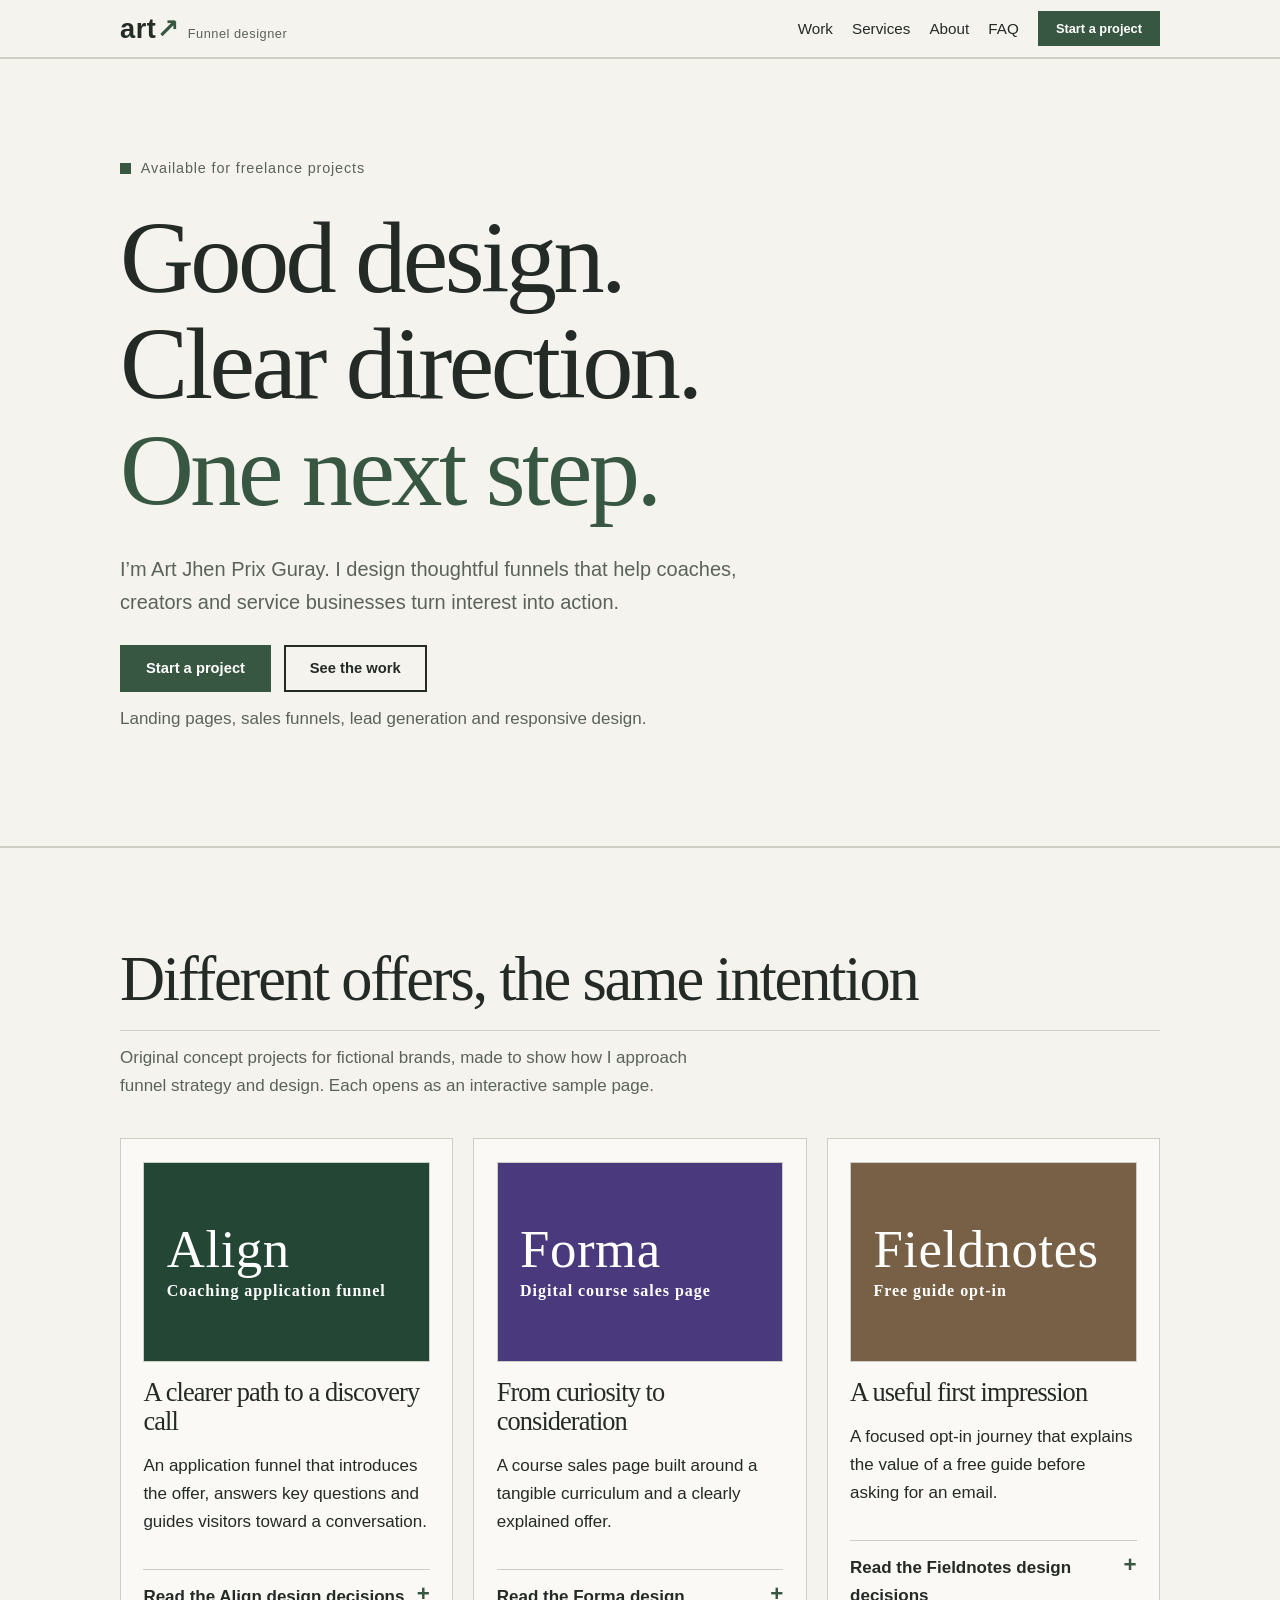
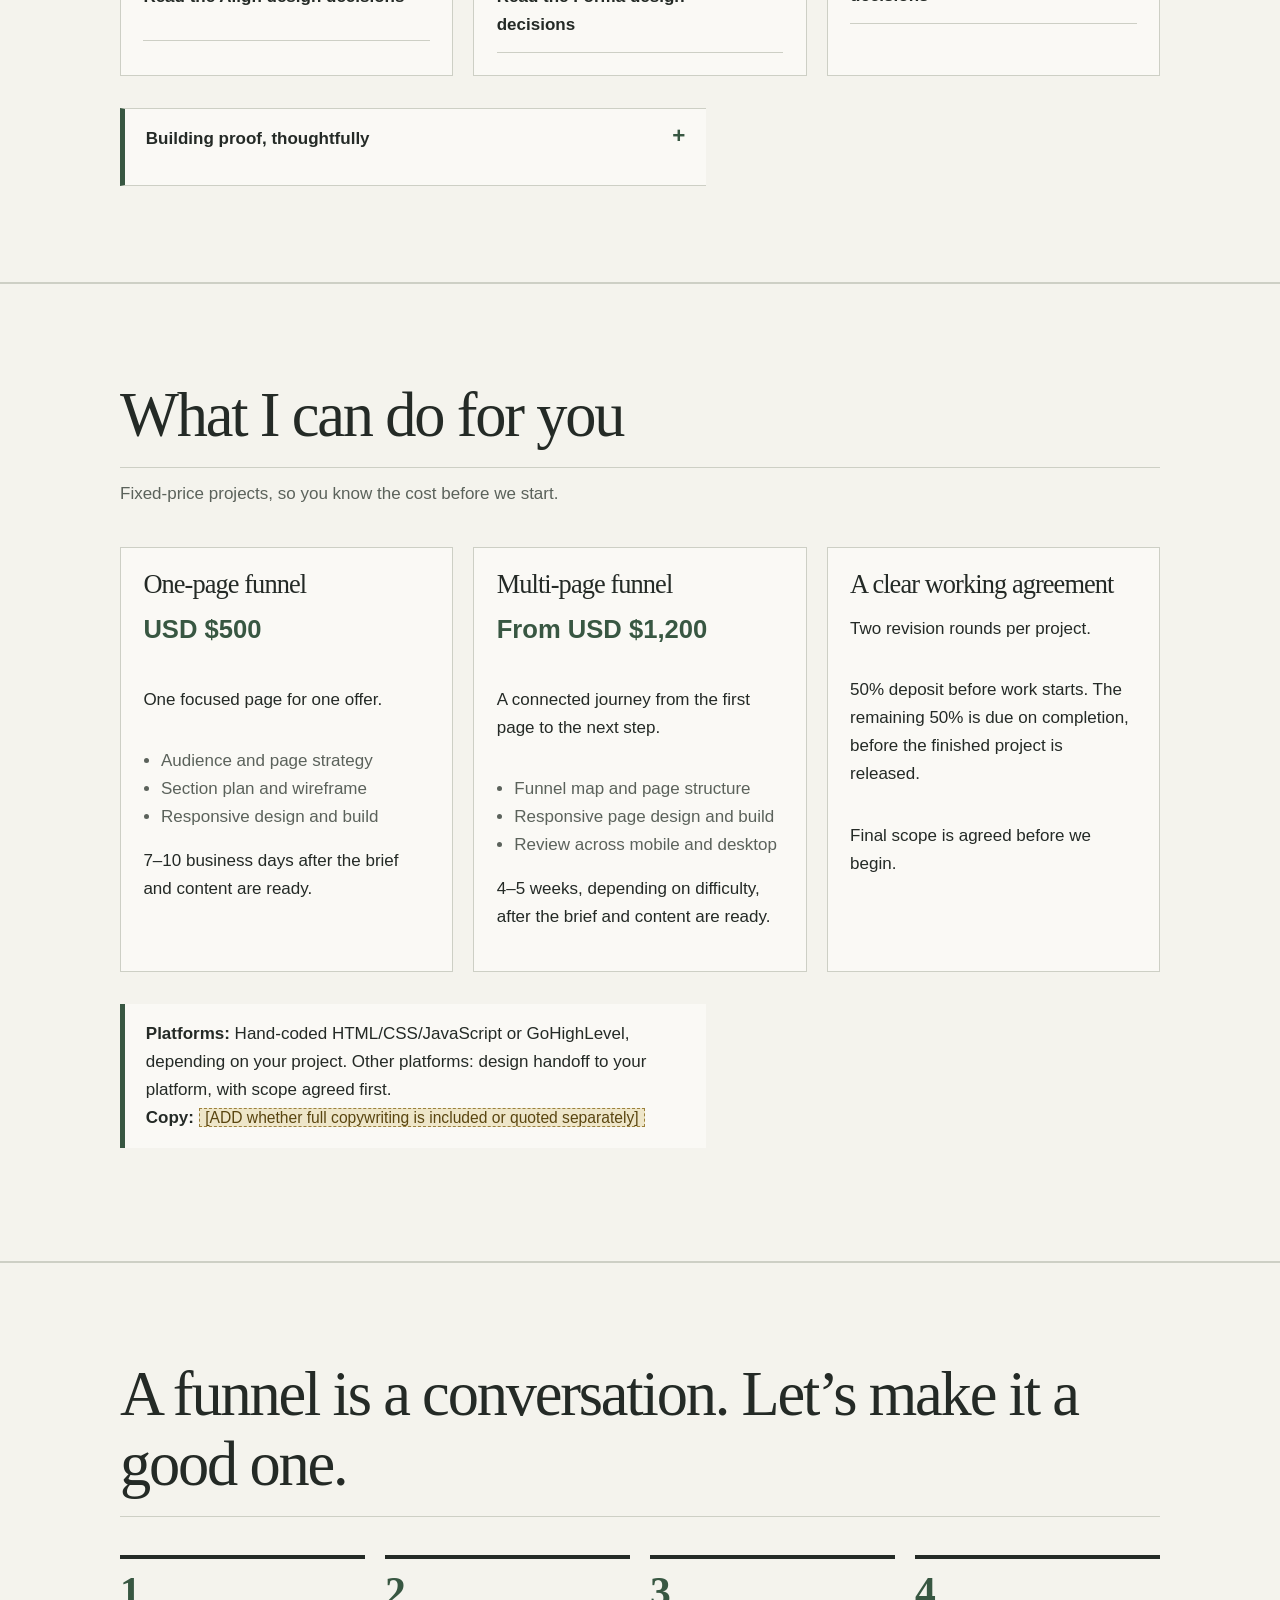
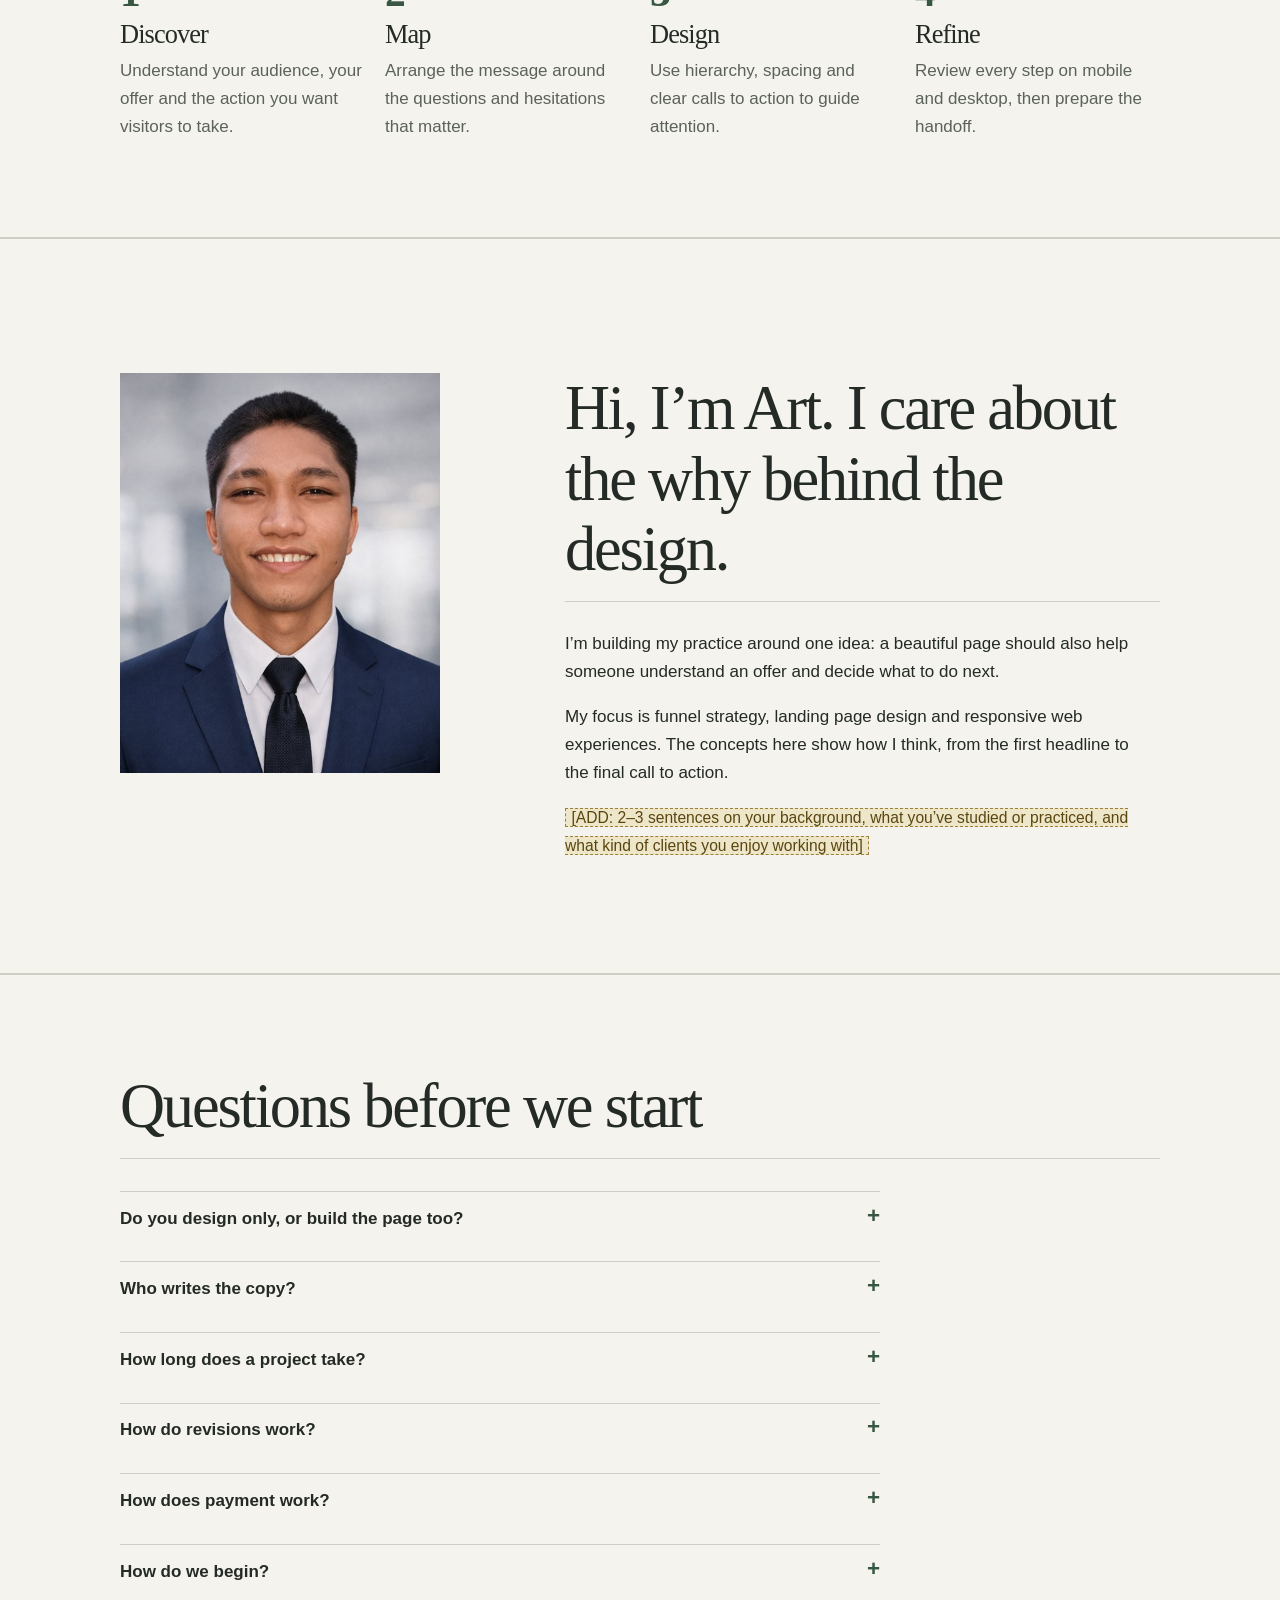
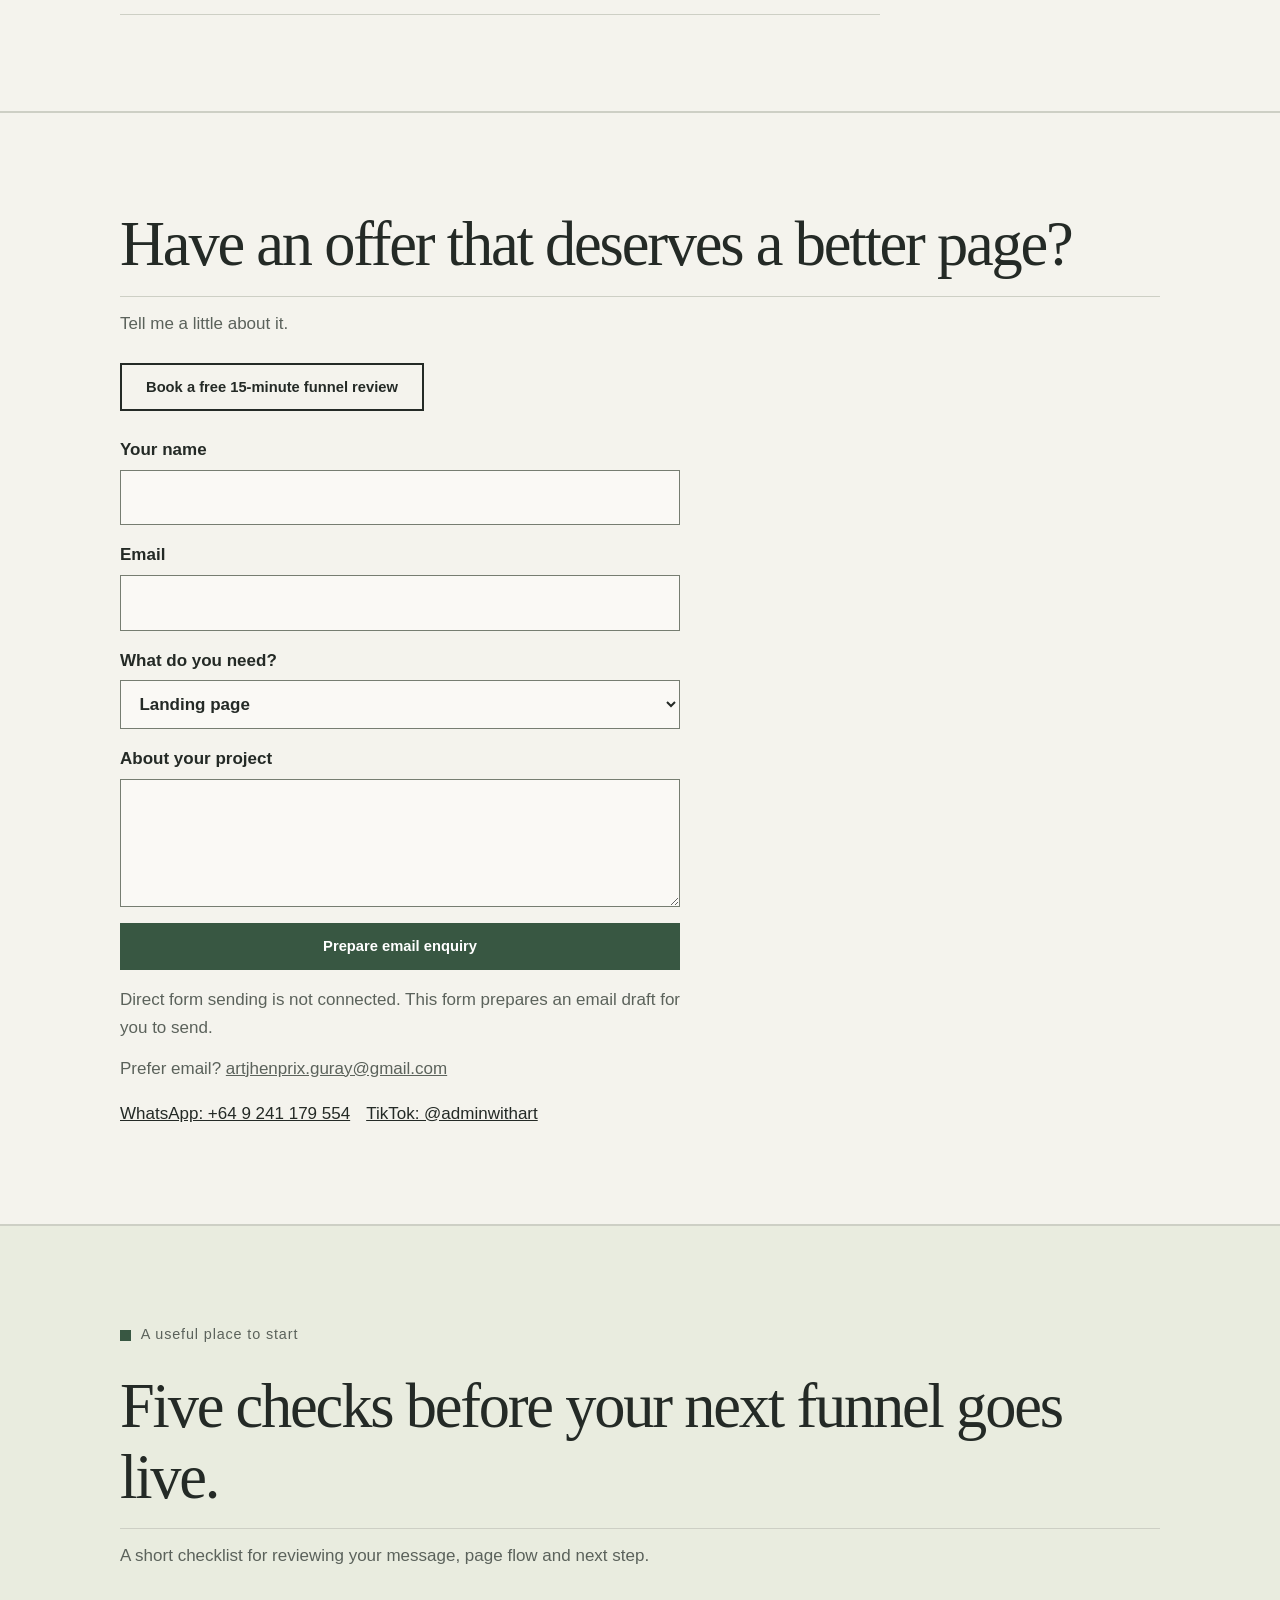
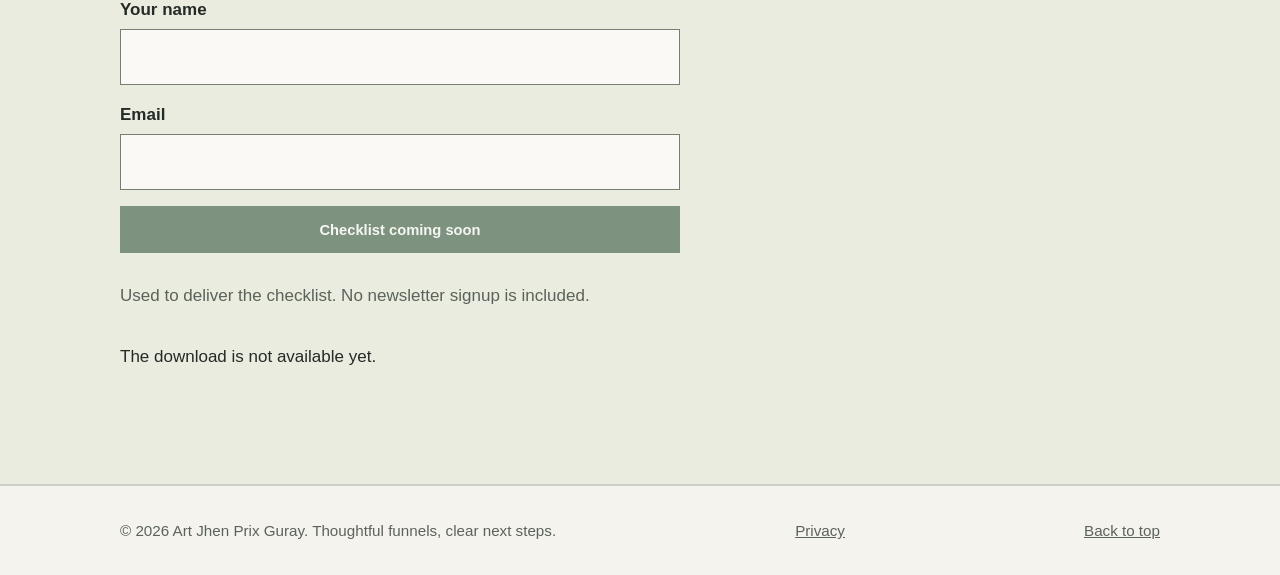
<file: index.html>
<!doctype html>
<html lang="en">
<head>
<meta charset="utf-8">
<meta name="viewport" content="width=device-width,initial-scale=1,viewport-fit=cover">
<title>Art Jhen Prix Guray — Funnel Designer</title>
<meta name="description" content="Art Jhen Prix Guray designs thoughtful funnels for coaches, creators and service businesses. See original concepts, services and how to start a project.">
<meta name="theme-color" content=" #f4f3ed">
<!-- SETUP: confirm the final URL (change if you add a custom domain) -->
<link rel="canonical" href="https://artjhenprixguray-byte.github.io/funnel-design-portfolio/">
<meta property="og:type" content="website">
<meta property="og:title" content="Art Jhen Prix Guray — Funnel Designer">
<meta property="og:description" content="Thoughtful funnel design for coaches, creators and service businesses.">
<meta property="og:url" content="https://artjhenprixguray-byte.github.io/funnel-design-portfolio/">
<!-- SETUP: upload a 1200x630 image named og-image.png to the repo -->
<meta property="og:image" content="https://artjhenprixguray-byte.github.io/funnel-design-portfolio/og-image.png">
<meta name="twitter:card" content="summary_large_image">
<link rel="icon" href="favicon.svg" type="image/svg+xml">
<script type="application/ld+json">{"@context":"https://schema.org","@type":"ProfessionalService","name":"Art Jhen Prix Guray — Funnel Designer","url":"https://artjhenprixguray-byte.github.io/funnel-design-portfolio/","description":"Funnel strategy, landing page design and responsive web experiences for coaches, creators and service businesses.","email":"artjhenprix.guray@gmail.com"}</script>
<style>
:root{--bg:#f4f3ed;--paper:#faf9f5;--ink:#242a26;--mute:#5b625b;--line:#cdcfc5;--accent:#385742;--accent-ink:#fff;--display:Georgia,'Times New Roman',serif;--sans:Arial,system-ui,sans-serif;color-scheme:light;box-sizing:border-box}
*,*::before,*::after{box-sizing:inherit}
html{height:100%;scroll-behavior:smooth;scroll-padding-top:5rem}
body{margin:0;background:var(--bg);color:var(--ink);font:1.0625rem/1.65 var(--sans);-webkit-font-smoothing:antialiased}
a{color:inherit}
h1,h2,h3{font-family:var(--display);font-weight:700;line-height:1;margin:0;text-transform:none;letter-spacing:.01em}
h2{font-size:clamp(2.3rem,5.5vw,3.9rem)}h3{font-size:1.65rem;line-height:1.1}
h2::after{content:"";display:block;width:4.5rem;height:6px;background:var(--accent);margin-top:1rem}
p{margin:0 0 1em;max-width:62ch}
:focus-visible{outline:3px solid var(--accent);outline-offset:3px}
.wrap{max-width:1080px;margin:0 auto;padding:0 1.25rem}
section{padding:clamp(3.5rem,8vw,6rem) 0;border-top:2px solid var(--line)}
.skip{position:absolute;left:-999px;top:0;background:var(--accent);color:var(--accent-ink);padding:.6rem 1rem;z-index:20}.skip:focus{left:.5rem;top:.5rem}
header{position:sticky;top:env(safe-area-inset-top,0px);z-index:10;background:color-mix(in srgb,var(--bg) 94%,transparent);backdrop-filter:blur(8px);border-bottom:2px solid var(--line)}
header .wrap{display:flex;align-items:center;justify-content:space-between;gap:1rem;flex-wrap:wrap;padding-top:.7rem;padding-bottom:.7rem}
.logo{font:800 1.7rem var(--display);text-decoration:none;text-transform:none;letter-spacing:.02em}.logo small{font:.8rem var(--sans);color:var(--mute);margin-left:.5rem;letter-spacing:.04em}.logo span{color:var(--accent)}
nav{display:flex;align-items:center;gap:1.2rem;flex-wrap:wrap;font-size:.95rem;font-weight:500}nav a{text-decoration:none}nav a:hover{color:var(--accent)}
.btn{display:inline-block;background:var(--accent);color:var(--accent-ink);padding:.85rem 1.5rem;border-radius:0;text-decoration:none;font:700 .92rem var(--sans);letter-spacing:.07em;text-transform:none;border:2px solid var(--accent);cursor:pointer}
.btn.ghost{background:transparent;color:var(--ink);border-color:var(--ink)}
.btn:hover{background:var(--ink);border-color:var(--ink);color:var(--bg)}
nav .btn{padding:.5rem 1rem;font-size:.8rem}nav .btn:hover{color:var(--bg)}
.hero{padding-top:clamp(3rem,8vw,6rem);border-top:0}
.status{display:inline-flex;gap:.6rem;align-items:center;font-size:.9rem;font-weight:600;letter-spacing:.06em;text-transform:none;color:var(--mute);margin-bottom:1.5rem}.status::before{content:"";width:.7rem;height:.7rem;background:var(--accent)}
h1{font-size:clamp(3.4rem,12vw,8.5rem);line-height:.9;margin-bottom:1.8rem}
h1 span{display:block}h1 span:nth-child(3){color:var(--accent)}
@media(min-width:760px){h1 span:nth-child(2){margin-left:.7em}h1 span:nth-child(3){margin-left:1.4em}}
.hero p.lead{font-size:1.25rem;color:var(--mute)}
.cta-row{display:flex;gap:.8rem;flex-wrap:wrap;margin-top:1.6rem}
.sub{color:var(--mute);margin-top:.8rem}
.slot{background:#3a3216;color:#f0d98a;border:1px dashed #b8962e;padding:0 .35em;font-size:.92em}
.grid{display:grid;gap:1.25rem;margin-top:2.4rem}
@media(min-width:820px){.grid.three{grid-template-columns:repeat(3,1fr)}.grid.two{grid-template-columns:1fr 1.4fr}}
.card{background:var(--paper);border:1px solid var(--line);border-top:4px solid var(--accent);padding:1.4rem;display:flex;flex-direction:column;gap:.7rem}
.thumb{display:block;text-decoration:none;padding:1.4rem;min-height:10rem;font:600 1rem var(--display);letter-spacing:.06em;text-transform:none;color:var(--ink);border:1px solid var(--line)}
.thumb b{display:block;font:800 2.6rem/1 var(--display);letter-spacing:.01em;margin-bottom:.4rem}.thumb:hover{border-color:var(--accent)}
.t1{background:#24322b}.t2{background:#382d20}.t3{background:#212c37}
details{border-top:1px solid var(--line);padding:.8rem 0}details:last-child{border-bottom:1px solid var(--line)}
summary{cursor:pointer;font-weight:600;list-style:none}summary::-webkit-details-marker{display:none}
summary::after{content:"+";float:right;font-size:1.4rem;line-height:1;color:var(--accent)}details[open] summary::after{content:"–"}
details p,details dl{margin:.6rem 0 0}dt{font-weight:600;margin-top:.6rem}dd{margin:0;color:var(--mute)}
.card ul{margin:0;padding-left:1.1rem;color:var(--mute)}
.price{font:700 2rem var(--display);color:var(--accent);text-transform:none}
.note{background:var(--paper);border-left:5px solid var(--accent);padding:1rem 1.3rem;margin-top:2rem;max-width:62ch}
ol.steps{list-style:none;padding:0;margin:2.4rem 0 0;display:grid;gap:1.25rem;counter-reset:s}
@media(min-width:820px){ol.steps{grid-template-columns:repeat(4,1fr)}}
ol.steps li{counter-increment:s;border-top:4px solid var(--ink);padding-top:.8rem}
ol.steps li::before{content:counter(s);font:800 2.6rem/1 var(--display);color:var(--accent)}
ol.steps h3{margin:.3rem 0 .5rem}ol.steps p{color:var(--mute);margin:0}
.photo{aspect-ratio:4/5;background:#232a30;border:1px solid var(--line);display:grid;place-items:center;text-align:center;padding:1rem;color:var(--mute);max-width:320px}
blockquote{margin:2rem 0 0;padding:1rem 1.3rem;border-left:5px solid var(--accent);max-width:62ch}
form{display:grid;gap:1rem;margin-top:1.6rem;max-width:560px}
label{display:grid;gap:.35rem;font-weight:600}
input,select,textarea{font:inherit;padding:.8rem .9rem;border:1px solid #5a6169;border-radius:0;background:var(--paper);color:var(--ink);width:100%}
textarea{min-height:8rem;resize:vertical}.hp{position:absolute;left:-9999px}
#status{min-height:1.5em;color:var(--mute);margin:0}
#social{display:flex;gap:1rem;flex-wrap:wrap;margin-top:1rem}
footer{border-top:2px solid var(--line);padding:2rem 0;color:var(--mute);font-size:.95rem}
footer .wrap{display:flex;justify-content:space-between;gap:1rem;flex-wrap:wrap}
@media(prefers-reduced-motion:reduce){html{scroll-behavior:auto}*{transition:none!important;animation:none!important}}

[hidden]{display:none!important}h1,h2,h3{font-weight:400;letter-spacing:-.035em}h1{font-size:clamp(3.2rem,8vw,6.9rem);line-height:1.04}h1 span:nth-child(2),h1 span:nth-child(3){margin-left:0}h2{line-height:1.13}h2::after{height:1px;width:100%;background:var(--line)}header{position:relative;background:var(--bg);backdrop-filter:none}.logo{font-family:var(--sans);font-weight:700}.status{font-weight:400}.btn{letter-spacing:0;text-transform:none;font-weight:600}.slot{background:#eee6c9;color:#594510;border-color:#9b803b}.thumb{color:#fff;min-height:200px;display:flex;flex-direction:column;justify-content:center}.thumb b{font-family:Georgia,serif;font-weight:400;font-size:3.3rem}.t1{background:#234635}.t2{background:#4b397d}.t3{background:#776045}.card{border-top:1px solid var(--line);gap:1rem}.price{font-family:var(--sans);font-size:1.6rem}.photo{padding:0;width:100%;height:auto;object-fit:cover;border:0}.grid>*{min-width:0}input,select,textarea{min-width:0;border-color:#767d71}a{overflow-wrap:anywhere}summary{min-height:44px;padding-right:1.5rem;position:relative}summary::after{position:absolute;right:0;top:0}details p{padding-bottom:.5rem}button:disabled{opacity:.6;cursor:not-allowed}.btn:focus-visible{outline-color:#a75523}#checklist{background:#e9ecdf}.checklist-state{padding:1rem;border:1px solid var(--line)}@media(max-width:600px){header .wrap{gap:.6rem}nav{gap:1rem;font-size:.875rem}nav .btn{padding:.55rem}section{padding:3rem 0}.cta-row .btn{width:100%;text-align:center}.hero p.lead{font-size:1.1rem}.logo small{font-size:.75rem}h2{font-size:2.3rem}.card{padding:1.1rem}}
</style>
<meta name="twitter:title" content="Art Jhen Prix Guray — Funnel Designer"><meta name="twitter:description" content="Thoughtful funnel design for coaches, creators and service businesses."><meta name="twitter:image" content="https://artjhenprixguray-byte.github.io/funnel-design-portfolio/og-image.png"><meta property="og:image:alt" content="Art Jhen Prix Guray — Good design. Clear direction. One next step."><meta property="og:image:width" content="1200"><meta property="og:image:height" content="630"><script type="application/ld+json">{"@context":"https://schema.org","@type":"Person","name":"Art Jhen Prix Guray","jobTitle":"Freelance funnel designer","url":"https://artjhenprixguray-byte.github.io/funnel-design-portfolio/","email":"artjhenprix.guray@gmail.com","image":"https://artjhenprixguray-byte.github.io/funnel-design-portfolio/profile.jpg"}</script></head>
<body>
<!--
SETUP SLOTS: search this file for "[" to find every item still to confirm.
Edit the CONFIG block at the bottom for: form endpoint, booking link, response time, social links.
-->
<a class="skip" href="#main">Skip to content</a>
<header><div class="wrap">
<a class="logo" href="#top" aria-label="Art — back to top">art<span aria-hidden="true">↗</span><small>Funnel designer</small></a>
<nav aria-label="Main"><a href="#work">Work</a><a href="#services">Services</a><a href="#about">About</a><a href="#faq">FAQ</a><a class="btn" href="#contact">Start a project</a></nav>
</div></header>

<main id="main">
<section class="hero" id="top"><div class="wrap">
<p class="status">Available for freelance projects</p>
<h1><span>Good design.</span><span>Clear direction.</span><span>One next step.</span></h1>
<p class="lead">I’m Art Jhen Prix Guray. I design thoughtful funnels that help coaches, creators and service businesses turn interest into action.</p>
<div class="cta-row"><a class="btn" href="#contact">Start a project</a><a class="btn ghost" href="#work">See the work</a></div>
<p class="sub">Landing pages, sales funnels, lead generation and responsive design.</p>
</div></section>

<section id="work"><div class="wrap">
<h2>Different offers, the same intention</h2>
<p class="sub">Original concept projects for fictional brands, made to show how I approach funnel strategy and design. Each opens as an interactive sample page.</p>
<div class="grid three">
<article class="card"><a class="thumb t1" href="demo.html?project=coaching"><b>Align</b>Coaching application funnel</a>
<h3>A clearer path to a discovery call</h3><p>An application funnel that introduces the offer, answers key questions and guides visitors toward a conversation.</p>
<details><summary>Read the Align design decisions</summary><dl><dt>Goal</dt><dd>Help an independent founder decide whether coaching fits, then preview an application.</dd><dt>Fictional audience</dt><dd>Independent founders refining an offer or deciding what to focus on next. The visitor needs to understand fit before sharing details.</dd><dt>Funnel flow</dt><dd>Offer → for / not for → four-step application → review → mock booking.</dd><dt>Key decisions</dt><dd>A fit section sets expectations before the form. One question group appears at a time, with progress and a back button. A review step makes the final action deliberate. The booking screen is explicitly simulated.</dd><dt>What I would A/B test</dt><dd>A specific outcome headline versus a broader clarity headline; starting with the business question versus contact details. Compare application completion and qualified enquiries, without assuming either version wins.</dd></dl><p><a href="align-case-study.html">Explore the full Align case study</a></p></details></article>

<article class="card"><a class="thumb t2" href="demo.html?project=course"><b>Forma</b>Digital course sales page</a>
<h3>From curiosity to consideration</h3><p>A course sales page built around a tangible curriculum and a clearly explained offer.</p>
<details><summary>Read the Forma design decisions</summary><dl><dt>Goal</dt><dd>Help a creator understand a brand foundations course before previewing checkout.</dd><dt>Fictional audience</dt><dd>Independent creators who have an idea but need a more consistent visual and verbal identity.</dd><dt>Funnel flow</dt><dd>Course proposition → interior preview → expandable curriculum → offer → FAQs → mock checkout.</dd><dt>Key decisions</dt><dd>A CSS course interior makes the product tangible without stock photos. Expandable modules let visitors choose their level of detail. The offer groups inclusions and unconfirmed commercial terms in one place. Checkout never asks for payment.</dd><dt>What I would A/B test</dt><dd>The course interior versus the curriculum as the first supporting section; “Preview checkout” versus “Explore the course”. Measure offer engagement and checkout intent once a real product and valid tracking exist.</dd></dl><p><a href="forma-case-study.html">Explore the full Forma case study</a></p></details></article>

<article class="card"><a class="thumb t3" href="demo.html?project=lead"><b>Fieldnotes</b>Free guide opt-in</a>
<h3>A useful first impression</h3><p>A focused opt-in journey that explains the value of a free guide before asking for an email.</p>
<details><summary>Read the Fieldnotes design decisions</summary><dl><dt>Goal</dt><dd>Make the value of a planning guide clear before an email-only opt-in preview.</dd><dt>Fictional audience</dt><dd>Independent business owners with competing priorities who want a simple way to choose their next focus.</dd><dt>Funnel flow</dt><dd>Guide promise + preview → benefits → email-only form → thank-you → sample planning prompt.</dd><dt>Key decisions</dt><dd>One email field reduces the number of decisions required. The guide mockup makes the proposed resource visible. The confirmation gives one next step and states that no email was sent. A small pressed-button interaction provides feedback without heavy animation.</dd><dt>What I would A/B test</dt><dd>A guide-focused headline versus a priority-focused headline; benefits above versus beside the form. Compare valid opt-ins and subsequent resource use in a real launch.</dd></dl><p><a href="fieldnotes-case-study.html">Explore the full Fieldnotes case study</a></p></details></article>
</div>
<details class="note"><summary>Building proof, thoughtfully</summary><p>These are self-initiated concepts, not client projects. No client results are claimed.</p><p><span class="slot">[ADD a genuine testimonial with permission, name and project context]</span></p><p><strong>Pilot project:</strong> <span class="slot">[ADD confirmed founding-client offer and availability]</span></p><p><strong>Optional unsolicited redesign:</strong> <span class="slot">[ADD a clearly labelled independent redesign, its source and rationale; no affiliation implied]</span></p></details>
</div></section>

<section id="services"><div class="wrap">
<h2>What I can do for you</h2>
<p class="sub">Fixed-price projects, so you know the cost before we start.</p>
<div class="grid three"><article class="card"><h3>One-page funnel</h3><p class="price">USD $500</p><p>One focused page for one offer.</p><ul><li>Audience and page strategy</li><li>Section plan and wireframe</li><li>Responsive design and build</li></ul><p>7–10 business days after the brief and content are ready.</p></article><article class="card"><h3>Multi-page funnel</h3><p class="price">From USD $1,200</p><p>A connected journey from the first page to the next step.</p><ul><li>Funnel map and page structure</li><li>Responsive page design and build</li><li>Review across mobile and desktop</li></ul><p>4–5 weeks, depending on difficulty, after the brief and content are ready.</p></article><article class="card"><h3>A clear working agreement</h3><p>Two revision rounds per project.</p><p>50% deposit before work starts. The remaining 50% is due on completion, before the finished project is released.</p><p>Final scope is agreed before we begin.</p></article></div><p class="note"><strong>Platforms:</strong> Hand-coded HTML/CSS/JavaScript or GoHighLevel, depending on your project. Other platforms: design handoff to your platform, with scope agreed first.<br><strong>Copy:</strong> <span class="slot">[ADD whether full copywriting is included or quoted separately]</span></p>
</div></section>

<section id="approach"><div class="wrap">
<h2>A funnel is a conversation. Let’s make it a good one.</h2>
<ol class="steps">
<li><h3>Discover</h3><p>Understand your audience, your offer and the action you want visitors to take.</p></li>
<li><h3>Map</h3><p>Arrange the message around the questions and hesitations that matter.</p></li>
<li><h3>Design</h3><p>Use hierarchy, spacing and clear calls to action to guide attention.</p></li>
<li><h3>Refine</h3><p>Review every step on mobile and desktop, then prepare the handoff.</p></li>
</ol>
</div></section>

<section id="about"><div class="wrap"><div class="grid two">
<img class="photo" src="profile.jpg" width="640" height="640" loading="lazy" decoding="async" alt="Art Jhen Prix Guray smiling in a navy suit">
<div><h2>Hi, I’m Art. I care about the why behind the design.</h2><br>
<p>I’m building my practice around one idea: a beautiful page should also help someone understand an offer and decide what to do next.</p>
<p>My focus is funnel strategy, landing page design and responsive web experiences. The concepts here show how I think, from the first headline to the final call to action.</p>
<p><span class="slot">[ADD: 2–3 sentences on your background, what you’ve studied or practiced, and what kind of clients you enjoy working with]</span></p>
</div></div></div></section>

<section id="faq"><div class="wrap">
<h2>Questions before we start</h2><div style="margin-top:2rem;max-width:760px">
<details><summary>Do you design only, or build the page too?</summary><p>I can build your funnel with responsive HTML, CSS and JavaScript or GoHighLevel. We choose the approach around your needs. Other platforms can be discussed as a design handoff.</p></details>
<details><summary>Who writes the copy?</summary><p>You can bring your copy, or we shape the headlines and structure together. <span class="slot">[CONFIRM whether copywriting is included]</span></p></details>
<details><summary>How long does a project take?</summary><p>One page takes 7–10 business days. Multi-page funnels take 4–5 weeks depending on difficulty, counted from when I receive your brief and content.</p></details>
<details><summary>How do revisions work?</summary><p>Two revision rounds are included per project. We agree any additional work separately.</p></details>
<details><summary>How does payment work?</summary><p>A 50% deposit is required before starting. The remaining 50% is due when the project is complete, before release.</p></details>
<details><summary>How do we begin?</summary><p>Send the form below or book a free 15-minute funnel review. I’ll reply with next steps and a fixed quote.</p></details>
</div></div></section>

<section id="contact"><div class="wrap">
<h2>Have an offer that deserves a better page?</h2>
<p class="sub">Tell me a little about it. <span id="rt"></span></p>
<div class="cta-row"><a class="btn ghost" id="book" href="#" hidden>Book a free 15-minute funnel review</a></div>
<form id="project-form">
<label>Your name<input name="name" autocomplete="name" maxlength="100" required></label>
<label>Email<input name="email" type="email" autocomplete="email" required></label>
<label>What do you need?<select name="type"><option>Landing page</option><option>Lead funnel</option><option>Sales or application funnel</option><option>Not sure yet</option></select></label>
<label>About your project<textarea name="message" maxlength="5000" required></textarea></label>
<input class="hp" name="company" tabindex="-1" autocomplete="off" aria-hidden="true">
<button class="btn" type="submit" disabled>Prepare email enquiry</button>
<p id="status" role="status" aria-live="polite">Direct form sending is not connected. This form prepares an email draft for you to send.</p>
</form>
<p class="sub">Prefer email? <a href="mailto:artjhenprix.guray@gmail.com">artjhenprix.guray@gmail.com</a></p>
<div id="social"></div><noscript><p><a href="https://calendly.com/artjhenprix-guray/30min">Book a free 15-minute funnel review</a>. To enquire, use the email link above.</p></noscript>
</div></section>
<section id="checklist"><div class="wrap"><p class="status">A useful place to start</p><h2>Five checks before your next funnel goes live.</h2><p class="sub">A short checklist for reviewing your message, page flow and next step.</p><form id="checklist-form"><label>Your name<input name="name" autocomplete="given-name" required maxlength="100"></label><label>Email<input name="email" type="email" autocomplete="email" required></label><input type="hidden" name="request" value="5-point funnel checklist"><button class="btn" type="submit" disabled>Checklist coming soon</button><p class="sub">Used to deliver the checklist. No newsletter signup is included.</p><p id="checklist-status" role="status">The download is not available yet.</p></form><div id="checklist-thanks" class="checklist-state" tabindex="-1" hidden><h3>Thanks. Here’s your next step.</h3><p><a id="checklist-download" href="#">Download the 5-point funnel checklist</a></p></div><!-- [ADD FORMSPREE ENDPOINT] and [CHECKLIST PDF LINK] in CONFIG to enable. --></div></section></main>

<footer><div class="wrap"><span>© <span id="year">2026</span> Art Jhen Prix Guray. Thoughtful funnels, clear next steps.</span><a href="privacy.html">Privacy</a><a href="#top">Back to top</a></div></footer>

<!-- Privacy-friendly analytics: replace the script URL with the installation code from your Plausible dashboard, then enable. Never send form values as event properties.
<script defer data-domain="artjhenprixguray-byte.github.io" src="[ADD PLAUSIBLE SCRIPT URL]"></script>
-->
<script>
// SETUP: keep empty values until the service or detail is ready.
const CONFIG={
 formEndpoint:"", // [ADD FORMSPREE ENDPOINT] e.g. https://formspree.io/f/your-id
 bookingUrl:"https://calendly.com/artjhenprix-guray/30min",
 email:"artjhenprix.guray@gmail.com",
 responseTime:"", // [ADD confirmed response time]
 checklistPdfUrl:"", // [CHECKLIST PDF LINK]
 socials:[{label:"WhatsApp: +64 9 241 179 554",url:"https://wa.me/649241179554"},{label:"TikTok: @adminwithart",url:"https://www.tiktok.com/@adminwithart"}]
};
const $=s=>document.querySelector(s);
const isHttps=s=>{try{return new URL(s).protocol==='https:'}catch{return false}};
function track(name){if(typeof window.plausible==='function')window.plausible(name)}
document.addEventListener('click',e=>{const a=e.target.closest('a');if(!a)return;if(a.id==='book')track('Book Review');else if(a.getAttribute('href')==='#contact')track('Start Project');else if(a.getAttribute('href')?.includes('demo.html'))track('Open Demo');else if(a.getAttribute('href')?.includes('case-study.html'))track('Read Case Study');else if(a.href.startsWith('mailto:'))track('Email Contact');else if(a.href.startsWith('https://wa.me/'))track('WhatsApp Contact')});
if(isHttps(CONFIG.bookingUrl)){const b=$('#book');b.href=CONFIG.bookingUrl;b.hidden=false}
if(CONFIG.responseTime)$('#rt').textContent='I reply '+CONFIG.responseTime+'.';
CONFIG.socials.forEach(s=>{if(!isHttps(s.url))return;const a=document.createElement('a');a.href=s.url;a.rel='noopener';a.textContent=s.label;$('#social').append(a)});
$('#year').textContent=new Date().getFullYear();
const project=$('#project-form');project.querySelector('button').disabled=false;
const endpointReady=isHttps(CONFIG.formEndpoint);
if(endpointReady){project.action=CONFIG.formEndpoint;project.method='post';project.querySelector('button').textContent='Send project details';$('#status').textContent='Your details will be sent through Formspree. See the privacy page.'}
async function send(form,status){const button=form.querySelector('button');button.disabled=true;status.textContent='Sending…';const controller=new AbortController();const timer=setTimeout(()=>controller.abort(),15000);try{const r=await fetch(CONFIG.formEndpoint,{method:'POST',body:new FormData(form),headers:{Accept:'application/json'},signal:controller.signal});if(!r.ok)throw new Error();form.reset();return true}catch{status.textContent='Unable to confirm delivery. Please email '+CONFIG.email+' instead.';return false}finally{clearTimeout(timer);button.disabled=false}}
project.addEventListener('submit',async e=>{e.preventDefault();if(!project.reportValidity())return;const d=new FormData(project);if(d.get('company'))return;const status=$('#status');if(!String(d.get('name')).trim()||!String(d.get('message')).trim()){status.textContent='Please enter your name and project details.';return}if(!endpointReady){const body='Name: '+d.get('name')+'\nReply to: '+d.get('email')+'\nProject: '+d.get('type')+'\n\n'+d.get('message');location.href='mailto:'+CONFIG.email+'?subject='+encodeURIComponent('Funnel project enquiry')+'&body='+encodeURIComponent(body);status.textContent='Your email app should open with a draft. Please send it there; this website has not sent anything.';track('Prepare Enquiry');return}if(await send(project,status)){status.textContent='Thanks. Your enquiry was submitted.';track('Project Enquiry')}});
const optin=$('#checklist-form');if(endpointReady&&isHttps(CONFIG.checklistPdfUrl)){optin.action=CONFIG.formEndpoint;optin.method='post';optin.querySelector('button').disabled=false;optin.querySelector('button').textContent='Get the checklist';$('#checklist-status').textContent='Your details will be sent through Formspree to request the checklist.';$('#checklist-download').href=CONFIG.checklistPdfUrl}
optin.addEventListener('submit',async e=>{e.preventDefault();if(!endpointReady||!isHttps(CONFIG.checklistPdfUrl)||!optin.reportValidity())return;if(await send(optin,$('#checklist-status'))){optin.hidden=true;$('#checklist-thanks').hidden=false;$('#checklist-thanks').focus();track('Checklist Request')}});
</script>
</body>
</html>
</file>
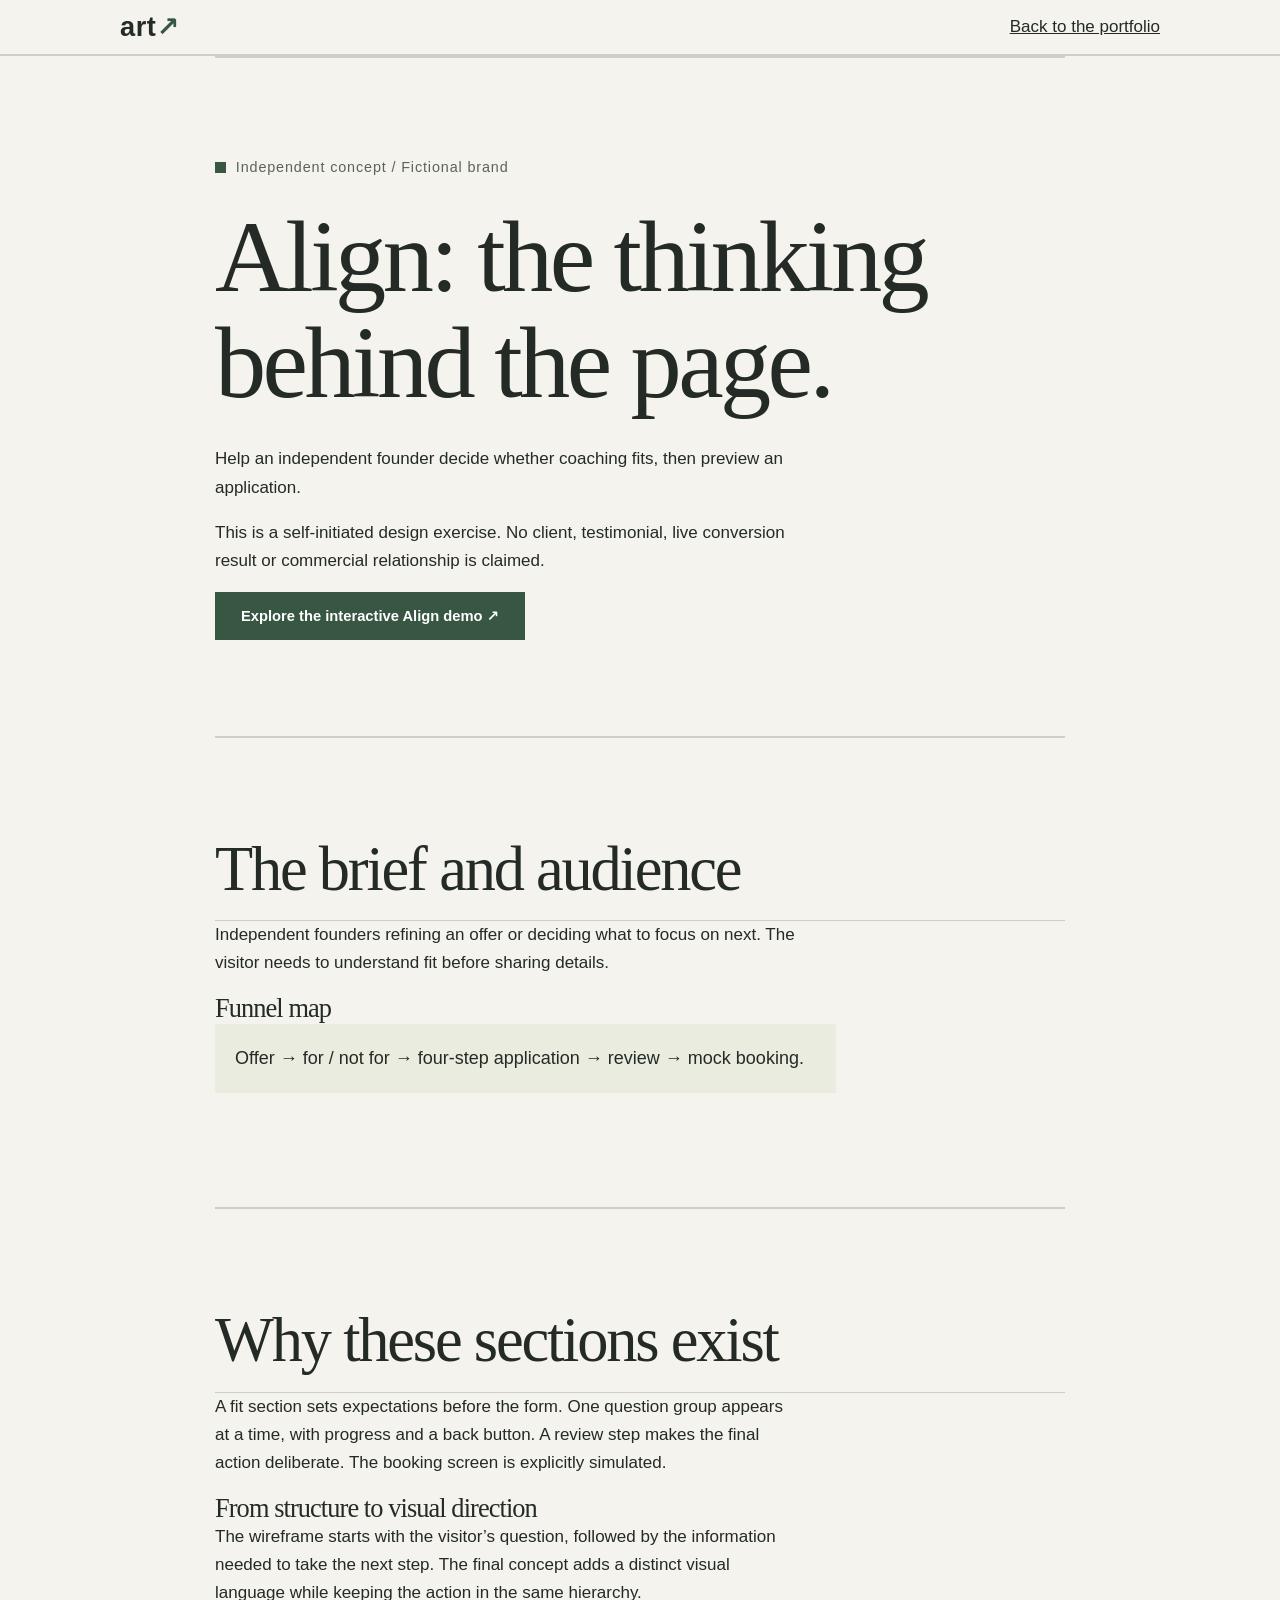
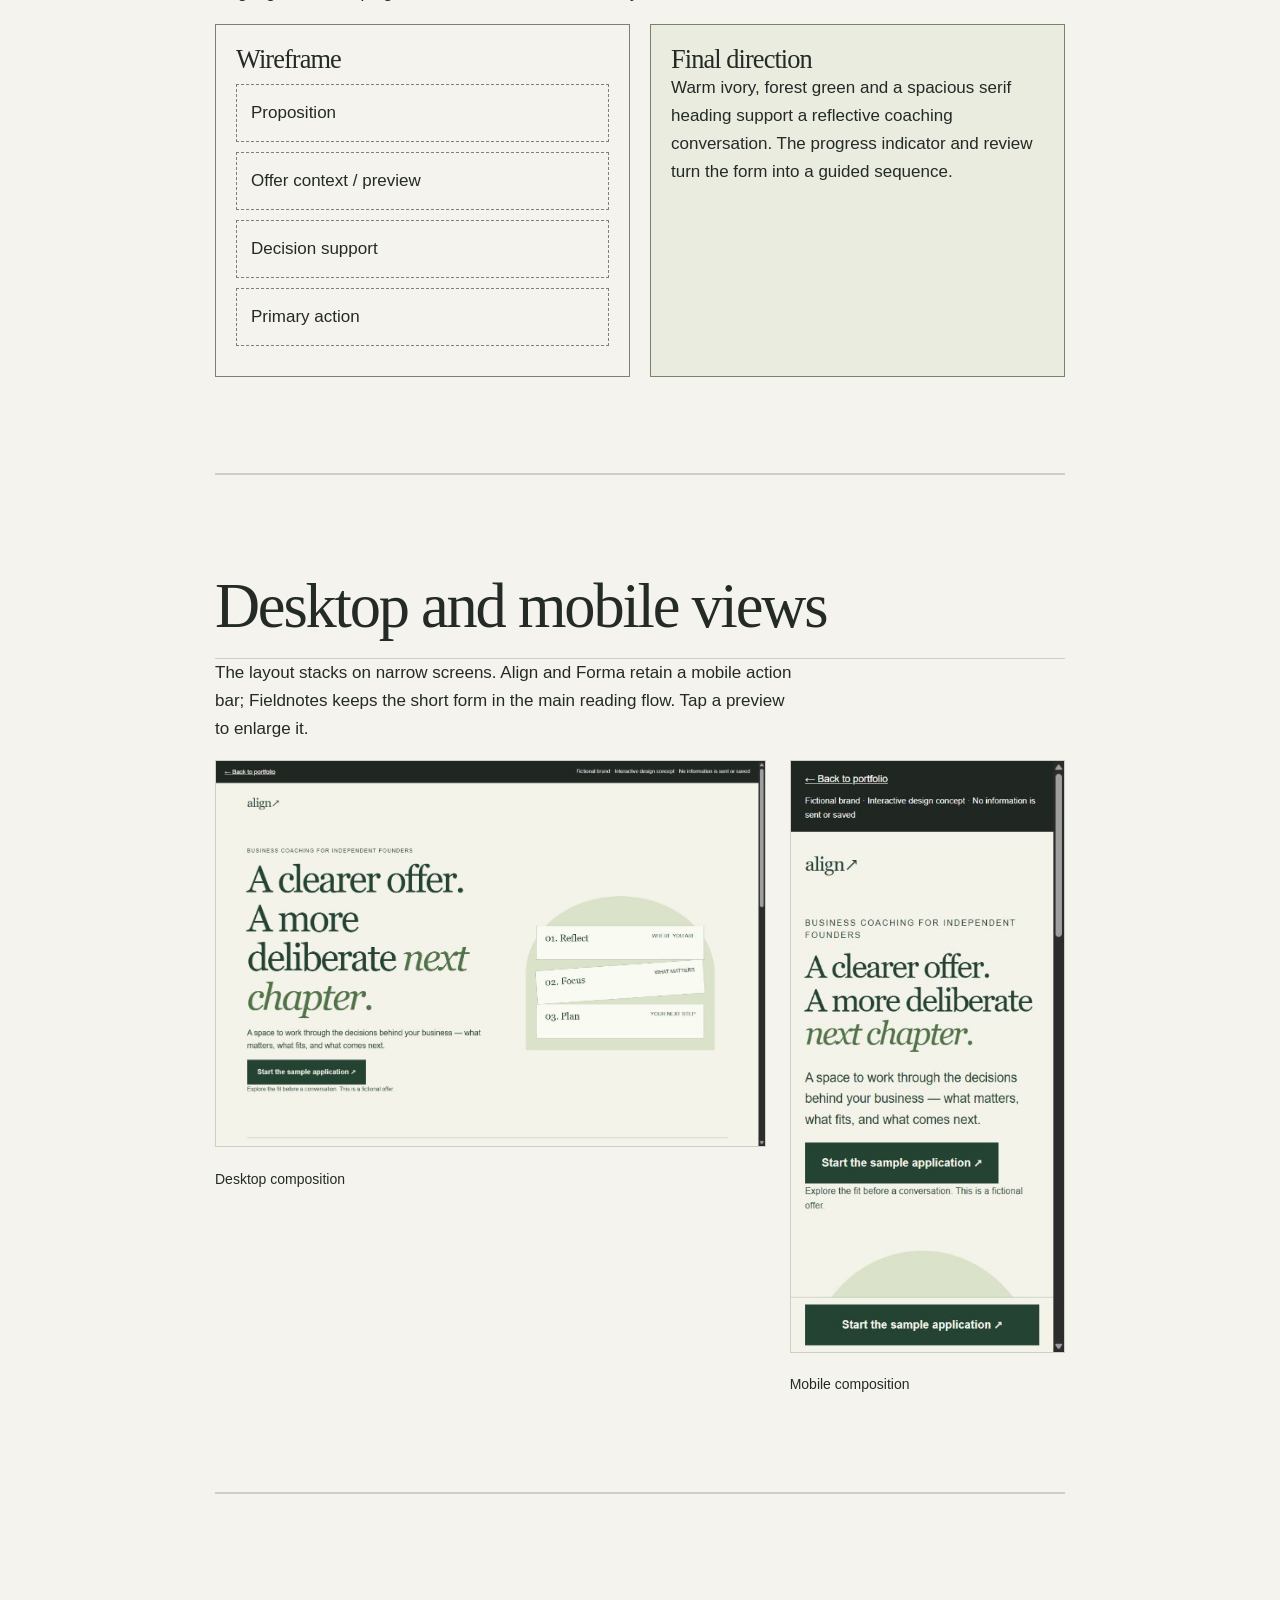
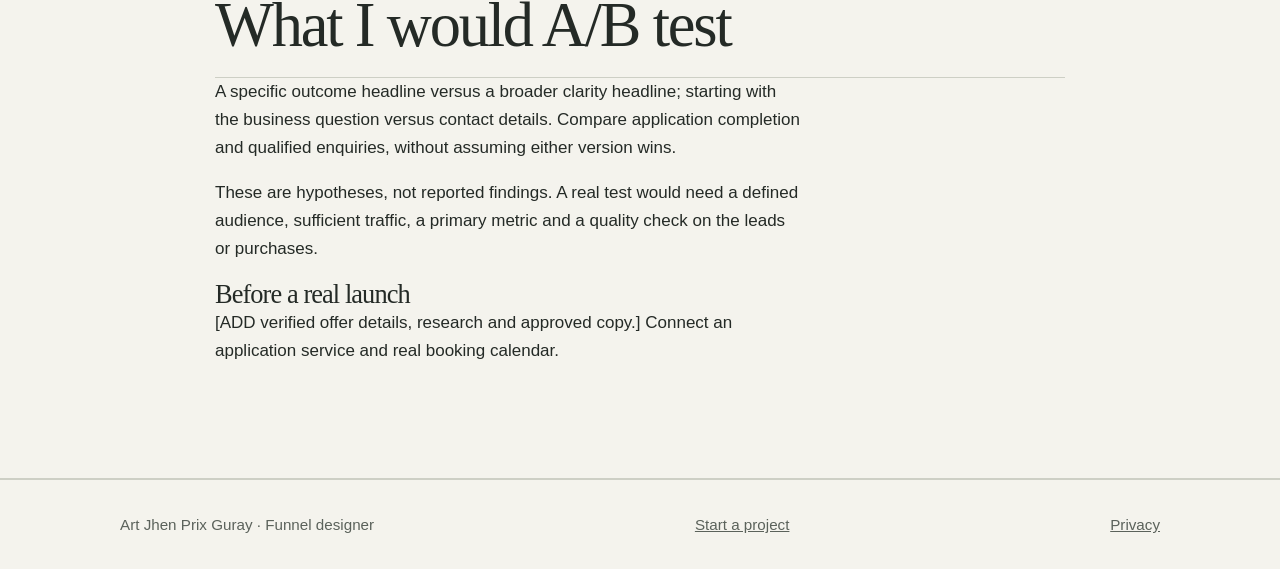
<file: align-case-study.html>
<!doctype html><html lang="en"><head><meta charset="utf-8"><meta name="viewport" content="width=device-width,initial-scale=1"><title>Align — concept case study — Art Jhen Prix Guray</title><meta name="description" content="Help an independent founder decide whether coaching fits, then preview an application."><link rel="canonical" href="https://artjhenprixguray-byte.github.io/funnel-design-portfolio/align-case-study.html"><link rel="icon" href="favicon.svg"><link rel="stylesheet" href="case.css"><meta property="og:title" content="Align — concept case study"><meta property="og:description" content="Help an independent founder decide whether coaching fits, then preview an application."><meta property="og:type" content="website"><meta property="og:url" content="https://artjhenprixguray-byte.github.io/funnel-design-portfolio/align-case-study.html"><meta property="og:image" content="https://artjhenprixguray-byte.github.io/funnel-design-portfolio/og-image.png"><meta name="twitter:card" content="summary_large_image"></head><body><a class="skip" href="#main">Skip to content</a><header><div class="wrap"><a class="logo" href="index.html">art<span aria-hidden="true">↗</span></a><a href="index.html#work">Back to the portfolio</a></div></header><main id="main" class="wrap"><section class="case"><p class="status">Independent concept / Fictional brand</p><h1>Align: the thinking behind the page.</h1><p class="lead">Help an independent founder decide whether coaching fits, then preview an application.</p><p>This is a self-initiated design exercise. No client, testimonial, live conversion result or commercial relationship is claimed.</p><a class="btn" href="demo.html?project=coaching">Explore the interactive Align demo <span aria-hidden="true">↗</span></a></section><section class="case"><h2>The brief and audience</h2><p>Independent founders refining an offer or deciding what to focus on next. The visitor needs to understand fit before sharing details.</p><h3>Funnel map</h3><p class="flow">Offer → for / not for → four-step application → review → mock booking.</p></section><section class="case"><h2>Why these sections exist</h2><p>A fit section sets expectations before the form. One question group appears at a time, with progress and a back button. A review step makes the final action deliberate. The booking screen is explicitly simulated.</p><h3>From structure to visual direction</h3><p>The wireframe starts with the visitor’s question, followed by the information needed to take the next step. The final concept adds a distinct visual language while keeping the action in the same hierarchy.</p><div class="wire"><div><h3>Wireframe</h3><span>Proposition</span><span>Offer context / preview</span><span>Decision support</span><span>Primary action</span></div><div class="final"><h3>Final direction</h3><p>Warm ivory, forest green and a spacious serif heading support a reflective coaching conversation. The progress indicator and review turn the form into a guided sequence.</p></div></div></section><section class="case"><h2>Desktop and mobile views</h2><p>The layout stacks on narrow screens. Align and Forma retain a mobile action bar; Fieldnotes keeps the short form in the main reading flow. Tap a preview to enlarge it.</p><div class="views"><figure><button data-image="align-desktop.jpg" aria-label="Enlarge Align desktop preview"><img src="align-desktop.jpg" width="1265" height="889" loading="lazy" alt="Align concept at desktop width"></button><figcaption>Desktop composition</figcaption></figure><figure><button data-image="align-mobile.jpg" aria-label="Enlarge Align mobile preview"><img src="align-mobile.jpg" width="375" height="811" loading="lazy" alt="Align concept at mobile width"></button><figcaption>Mobile composition</figcaption></figure></div></section><section class="case"><h2>What I would A/B test</h2><p>A specific outcome headline versus a broader clarity headline; starting with the business question versus contact details. Compare application completion and qualified enquiries, without assuming either version wins.</p><p>These are hypotheses, not reported findings. A real test would need a defined audience, sufficient traffic, a primary metric and a quality check on the leads or purchases.</p><h3>Before a real launch</h3><p>[ADD verified offer details, research and approved copy.] Connect an application service and real booking calendar.</p></section><dialog aria-modal="true" id="zoom" aria-labelledby="zoom-title"><button id="close" aria-label="Close image preview">Close ×</button><h2 id="zoom-title">Align design preview</h2><img id="zoom-image" alt=""></dialog><script>const dialog=document.querySelector('#zoom');let trigger;document.querySelectorAll('[data-image]').forEach(b=>b.addEventListener('click',()=>{trigger=b;const image=document.querySelector('#zoom-image');image.src=b.dataset.image;image.alt=b.querySelector('img').alt;dialog.showModal();document.querySelector('#close').focus()}));document.querySelector('#close').addEventListener('click',()=>dialog.close());dialog.addEventListener('close',()=>trigger?.focus());dialog.addEventListener('keydown',e=>{if(e.key==='Tab'){e.preventDefault();document.querySelector('#close').focus()}});</script></main><footer><div class="wrap"><span>Art Jhen Prix Guray · Funnel designer</span><a href="index.html#contact">Start a project</a><a href="privacy.html">Privacy</a></div></footer></body></html>
</file>
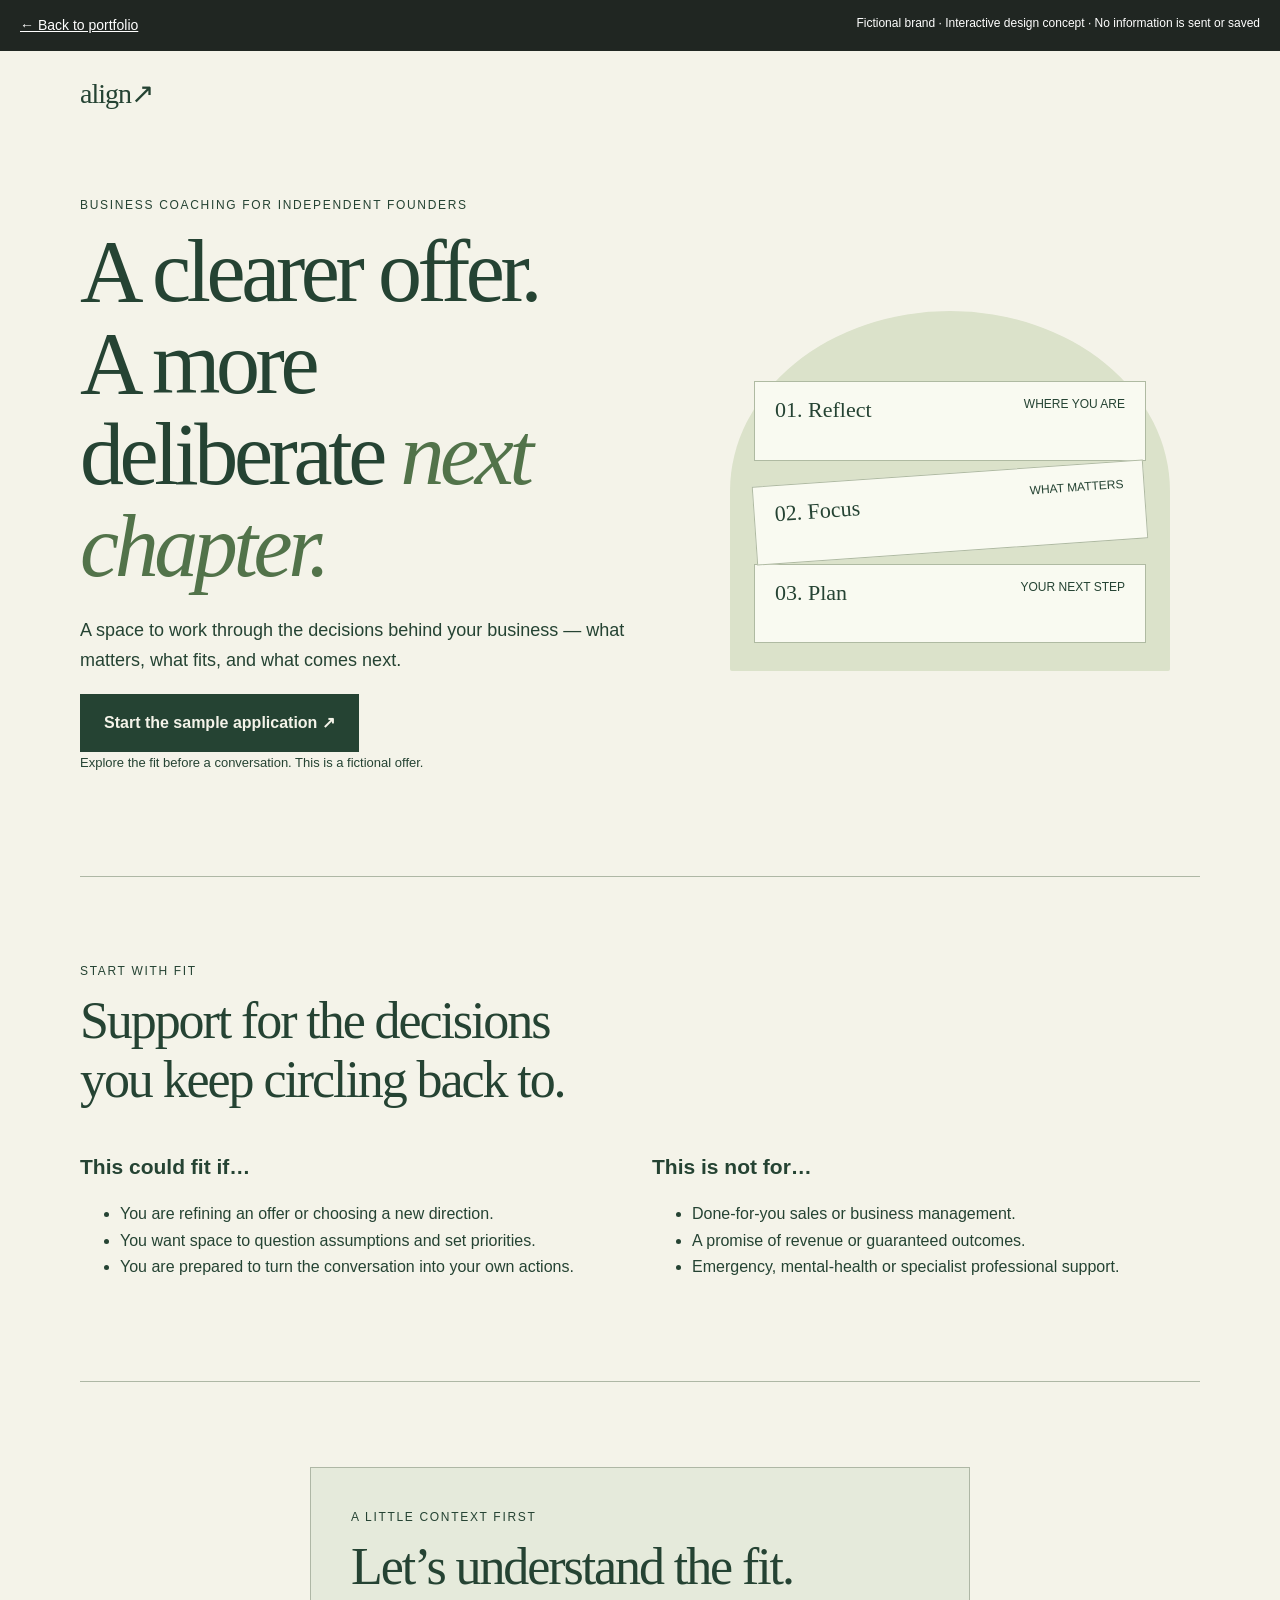
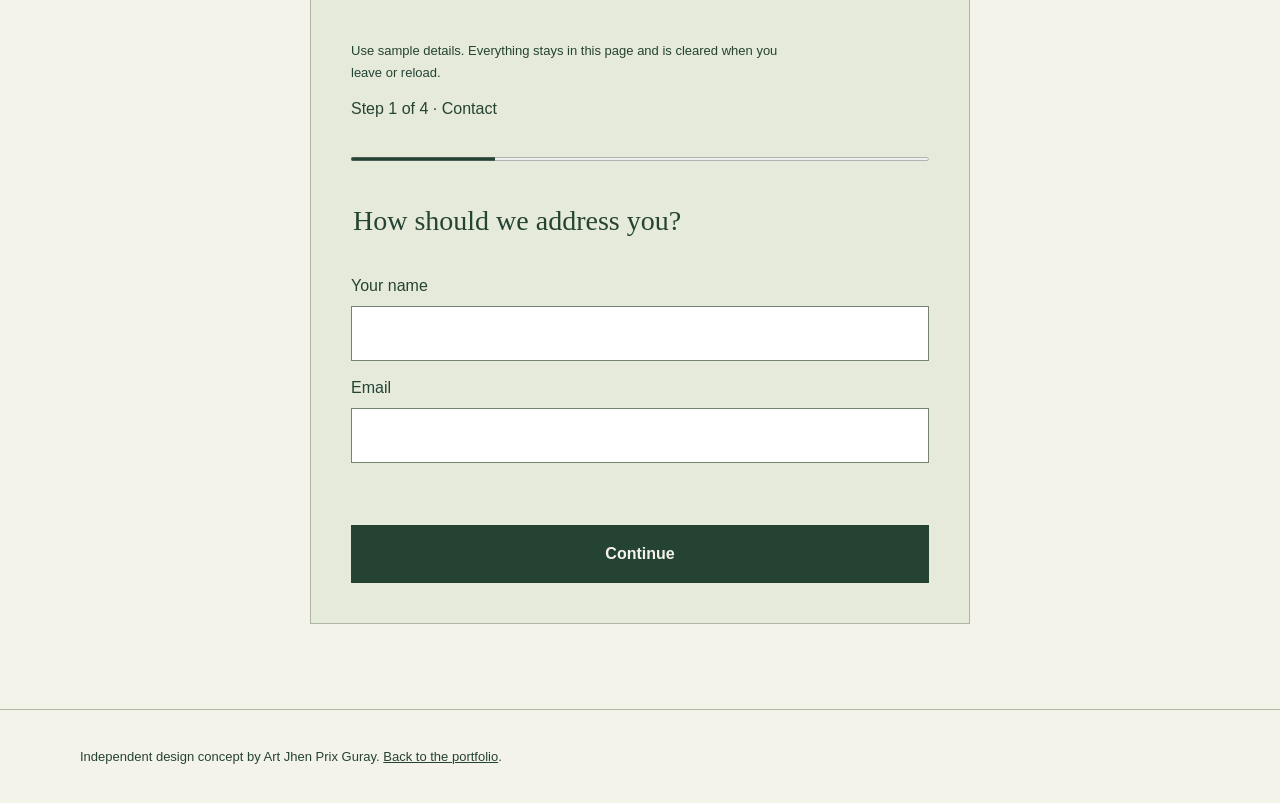
<file: demo.html>
<!doctype html>
<html lang="en"><head><meta charset="utf-8"><meta name="viewport" content="width=device-width,initial-scale=1,viewport-fit=cover"><meta name="robots" content="noindex,nofollow"><title>Interactive funnel concepts</title><link rel="icon" href="favicon.svg"><style>
*{box-sizing:border-box}html{scroll-behavior:smooth;scroll-padding-top:24px}body{margin:0;background:var(--paper,#f4f3ed);color:var(--ink,#243b2e);font:16px/1.65 Arial,sans-serif}a{color:inherit}button,input,select,textarea{font:inherit}button,a,input,select,textarea,summary{touch-action:manipulation}button,a{ -webkit-tap-highlight-color:transparent}button{cursor:pointer}a,button{overflow-wrap:anywhere}:focus-visible{outline:3px solid #aa5829;outline-offset:5px}[hidden]{display:none!important}.bar{background:#202622;color:#fff;padding:14px 20px;font-size:12px;display:flex;justify-content:space-between;gap:10px;flex-wrap:wrap}.bar a{font-size:14px}.wrap{width:min(1120px,calc(100% - 40px));margin:auto}.brand{padding:26px 0;font:28px Georgia,serif;letter-spacing:-1px}.eyebrow{font:12px/1.5 Arial,sans-serif;text-transform:uppercase;letter-spacing:.14em}h1,h2,h3,p{margin-top:0}h1{font:clamp(46px,8vw,88px)/1.04 Georgia,serif;letter-spacing:-.05em;margin-bottom:24px}h2{font:clamp(32px,5vw,52px)/1.13 Georgia,serif;letter-spacing:-.04em}h3{font-size:21px;line-height:1.3}p{max-width:62ch}.lead{font-size:18px}.hero{padding:32px 0 60px}.split{display:grid;gap:40px;align-items:center}.button{display:inline-block;border:1px solid var(--ink);background:var(--ink);color:var(--paper);padding:15px 23px;text-decoration:none;font-weight:600;text-align:center;min-height:52px}.button:active{transform:translateY(2px)}.quiet{background:transparent;color:var(--ink)}.small{font-size:13px}.section{padding:64px 0;border-top:1px solid #aeb7a5}.grid{display:grid;gap:24px}.panel{padding:24px;background:var(--panel,#e7ebdf);border:1px solid #aeb7a5}.pill{font-size:12px;border:1px solid currentColor;border-radius:30px;padding:5px 12px;display:inline-block}.path{min-height:360px;background:#dbe2ca;border-radius:50% 50% 2px 2px;padding:70px 24px 28px;display:grid;gap:12px;max-width:440px;margin:auto;width:100%}.path div{background:#f9faf1;padding:15px 20px;border:1px solid #afbaa2;font:22px Georgia,serif}.path div:nth-child(2){transform:rotate(-4deg)}.path span{float:right;font:12px Arial,sans-serif}.align{--paper:#f4f3e9;--ink:#254333;--panel:#e5eadb}.align h1 em{font-weight:400;color:#52734a}.cols{display:grid;gap:24px}.formbox{max-width:660px;margin:auto}form{display:grid;gap:16px}fieldset{border:0;padding:0;margin:0;min-width:0}legend{font:28px/1.3 Georgia,serif;margin-bottom:20px}label{display:grid;gap:7px;margin:14px 0}input,select,textarea{border:1px solid #75836f;border-radius:0;padding:13px;width:100%;min-width:0;background:#fff;color:#243b2e}textarea{min-height:140px;resize:vertical}.actions{display:flex;gap:12px;flex-wrap:wrap}.actions .button{flex:1}progress{width:100%;accent-color:#254333;height:8px;margin-bottom:24px}dt{font-weight:bold;margin-top:16px}dd{margin:0;overflow-wrap:anywhere}.sticky{position:fixed;bottom:0;left:0;right:0;padding:10px 20px calc(10px + env(safe-area-inset-bottom));background:var(--paper);border-top:1px solid #aeb7a5;z-index:3}.sticky .button{width:100%}footer{padding:36px 20px 120px;font-size:13px;border-top:1px solid #aeb7a5}.forma{--paper:#eeedf5;--ink:#342652;--panel:#e0dced}.forma h1,.forma h2{font-family:Arial,sans-serif;font-weight:700}.forma h1 em{font-family:Georgia,serif;font-weight:400}.forma .brand{font:700 32px Arial,sans-serif}.interior{background:#fff;border:1px solid #b4aeca;box-shadow:12px 12px 0 #d1c9e2;padding:16px}.ui-top{display:flex;justify-content:space-between;font-size:12px;padding-bottom:16px;border-bottom:1px solid #d1c9e2}.ui-body{display:grid;grid-template-columns:65px 1fr;gap:12px;padding-top:18px}.lesson-list{font-size:11px;display:grid;align-content:start;gap:20px}.poster{background:#e3b6a2;aspect-ratio:1.1;display:grid;place-items:center;font:bold clamp(66px,10vw,110px)/1 Georgia,serif}.swatches{display:flex;gap:8px;margin-top:14px}.swatches i{height:23px;flex:1;background:#342652}.swatches i:nth-child(2){background:#e3b6a2}.swatches i:nth-child(3){background:#d1c9e2}details{border-top:1px solid #aea5bf;padding:18px 0}summary{cursor:pointer;font-weight:bold;min-height:44px}details p{margin:12px 0 0}.offer{background:#342652;color:#fff;padding:32px}.offer .button{background:#f1c6ad;color:#342652;border-color:#f1c6ad}.slot{font-size:14px;border:1px dashed currentColor;padding:8px;display:inline-block}.fieldnotes{--paper:#f5efdf;--ink:#384b38;--panel:#e7e6d5}.fieldnotes .brand{font-style:italic}.book{max-width:340px;aspect-ratio:4/5;margin:12px auto 24px;background:#d5ddbd;border:1px solid #8e9d77;box-shadow:9px 9px 0 #bdbfa8;padding:28px;border-left:14px solid #80916e;display:flex;flex-direction:column;justify-content:space-between;transform:rotate(-3deg)}.book strong{font:48px/1.1 Georgia,serif}.book .lines{height:80px;background:repeating-linear-gradient(transparent,transparent 24px,#a7b494 25px,#a7b494 26px)}.fieldnotes footer{padding-bottom:35px}.fieldnotes .hero{padding-top:24px}.benefits{padding-left:20px}.benefits li{padding:7px 0}.check{font:64px Georgia,serif}.skip{position:absolute;top:-100px;left:10px;z-index:10;background:white;color:black;padding:12px}.skip:focus{top:10px}@media(min-width:800px){.split{grid-template-columns:1.1fr 1fr;gap:70px}.grid,.cols{grid-template-columns:1fr 1fr}.hero{padding:60px 0 90px}.sticky{display:none}.section{padding:85px 0}.formbox{padding:40px}.fieldnotes .hero{padding-top:65px}footer{padding-bottom:36px}}@media(prefers-reduced-motion:reduce){html{scroll-behavior:auto}*,*::before,*::after{animation:none!important;transition:none!important;scroll-behavior:auto!important}}
</style></head><body><a class="skip" href="#main">Skip to concept</a><div class="bar"><a href="index.html#work">← Back to portfolio</a><span>Fictional brand · Interactive design concept · No information is sent or saved</span></div><main id="main"><noscript><div class="wrap"><h1>Explore the design thinking</h1><p>The interactive concepts require JavaScript. Read the static case studies: <a href="align-case-study.html">Align</a>, <a href="forma-case-study.html">Forma</a>, <a href="fieldnotes-case-study.html">Fieldnotes</a>.</p></div></noscript></main>
<template id="align"><div class="wrap"><div class="brand">align<span aria-hidden="true">↗</span></div><section class="hero split"><div><p class="eyebrow">Business coaching for independent founders</p><h1>A clearer offer.<br>A more deliberate <em>next chapter.</em></h1><p class="lead">A space to work through the decisions behind your business — what matters, what fits, and what comes next.</p><a class="button" href="#application">Start the sample application <span aria-hidden="true">↗</span></a><p class="small">Explore the fit before a conversation. This is a fictional offer.</p></div><div class="path" role="img" aria-label="Coaching journey: reflect on where you are, focus on what matters, plan your next step"><div>01. Reflect <span>WHERE YOU ARE</span></div><div>02. Focus <span>WHAT MATTERS</span></div><div>03. Plan <span>YOUR NEXT STEP</span></div></div></section><section class="section"><p class="eyebrow">Start with fit</p><h2>Support for the decisions<br>you keep circling back to.</h2><div class="cols"><div><h3>This could fit if…</h3><ul><li>You are refining an offer or choosing a new direction.</li><li>You want space to question assumptions and set priorities.</li><li>You are prepared to turn the conversation into your own actions.</li></ul></div><div><h3>This is not for…</h3><ul><li>Done-for-you sales or business management.</li><li>A promise of revenue or guaranteed outcomes.</li><li>Emergency, mental-health or specialist professional support.</li></ul></div></div></section><section id="application" class="section"><div class="panel formbox"><p class="eyebrow">A little context first</p><h2>Let’s understand the fit.</h2><p class="small">Use sample details. Everything stays in this page and is cleared when you leave or reload.</p><form id="apply"><p id="step-label" aria-live="polite">Step 1 of 4 · Contact</p><progress id="progress" value="1" max="4" aria-label="Application progress"></progress><fieldset><legend tabindex="-1">How should we address you?</legend><label>Your name<input name="name" required maxlength="80" autocomplete="off"></label><label>Email<input name="email" type="email" required maxlength="254" autocomplete="off"></label></fieldset><fieldset hidden disabled><legend tabindex="-1">Where are you in your business?</legend><label>Current focus<select name="stage" required><option value="">Choose one</option><option>Shaping my first offer</option><option>Refining an existing offer</option><option>Choosing my next priority</option></select></label></fieldset><fieldset hidden disabled><legend tabindex="-1">What would you like to work through?</legend><label>Your main question<textarea name="focus" required minlength="10" maxlength="600"></textarea></label><p class="small">At least 10 characters. Please avoid sensitive information.</p></fieldset><fieldset hidden disabled><legend tabindex="-1">Review your sample application</legend><dl id="review"></dl><p class="small">Continuing opens a mock booking screen. Nothing is submitted.</p></fieldset><p id="apply-error" role="alert"></p><div class="actions"><button type="button" class="button quiet" id="previous" hidden>Back</button><button class="button" type="submit" id="next">Continue</button></div></form><div id="booking" tabindex="-1" hidden><p class="eyebrow">Application preview complete</p><h3>Choose a sample conversation window.</h3><p>This is a mock calendar. No appointment, email or calendar event will be created.</p><div class="actions"><button class="button quiet" data-window="Morning">Sample morning</button><button class="button quiet" data-window="Afternoon">Sample afternoon</button></div><p id="booking-status" role="status"></p></div></div></section></div><div class="sticky"><a class="button" href="#application">Start the sample application ↗</a></div></template>
<template id="forma"><div class="wrap"><div class="brand">forma<span aria-hidden="true">.</span></div><section class="hero split"><div><p class="eyebrow">Brand foundations for independent creators</p><h1>Your idea.<br>Your <em>point of view.</em></h1><p class="lead">Explore how a clear message, a considered visual language and a repeatable system can give your work a more coherent identity.</p><a class="button" href="#offer">Explore the course offer ↗</a><p class="small">Fictional course · Sample curriculum and interface</p></div><div class="interior" role="img" aria-label="Sample course interior showing three lessons, typography artwork and a colour palette"><div class="ui-top"><b>forma / classroom</b><span>SAMPLE UI</span></div><div class="ui-body"><div class="lesson-list"><span>01<br>Position</span><b>02<br>Visuals</b><span>03<br>System</span></div><div><div class="poster">Aa.</div><div class="swatches"><i></i><i></i><i></i></div><p class="small">02 / Give your idea a visual language</p></div></div></div></section><section class="section"><p class="eyebrow">Inside the concept</p><h2>Less guesswork.<br>A connected set of decisions.</h2><details><summary>01 — Find your position</summary><p>Explore the audience, the problem and the point of view behind an offer. Sample exercise: write a one-sentence positioning statement.</p></details><details><summary>02 — Build a visual language</summary><p>Connect type, colour and composition to the feeling of your brand. Sample exercise: assemble a small visual direction.</p></details><details><summary>03 — Make it repeatable</summary><p>Bring the choices into a simple system for everyday content. Sample exercise: define a reusable page structure.</p></details></section><section id="offer" class="section split"><div><p class="eyebrow">The offer, in one place</p><h2>A foundation<br>you can build on.</h2><p>The sample offer connects the lessons with practical prompts. Commercial terms must be confirmed before any real launch.</p></div><div class="offer"><h3>Brand foundations</h3><ul><li>Three sample curriculum modules</li><li>Positioning, visual direction and system prompts</li><li>A course interior concept</li></ul><p class="slot">[ADD confirmed course price]</p><p class="small">Access: [ADD confirmed access period and delivery details]</p><p class="small">Guarantee: [ADD confirmed guarantee or refund terms]</p><button class="button" id="buy">Preview checkout ↗</button><div id="checkout" tabindex="-1" hidden><h3>Checkout preview</h3><p>A real checkout would confirm the price, access and terms here. This concept takes no payment and creates no order.</p></div></div></section><section class="section"><h2>Before you decide.</h2><details><summary>Is this suitable for beginners?</summary><p>The sample curriculum starts with foundational decisions. [ADD verified prerequisites before offering this course.]</p></details><details><summary>What will I finish with?</summary><p>The concept includes practice prompts for positioning, a visual direction and a reusable structure. [ADD confirmed student deliverables.]</p></details><details><summary>Is there a refund policy?</summary><p>[ADD the actual refund policy and eligibility.] No guarantee is implied by this concept.</p></details><details><summary>Can I enrol here?</summary><p>No. This is an interactive portfolio concept, with a simulated checkout only.</p></details></section></div><div class="sticky"><a class="button" href="#offer">Explore the offer / preview checkout ↗</a></div></template>
<template id="fieldnotes"><div class="wrap"><div class="brand">fieldnotes <span aria-hidden="true">✳</span></div><section class="hero split"><div><p class="eyebrow">A planning guide for independent business owners</p><h1>Less noise.<br>One clear priority.</h1><p class="lead">Step back from the busy work. Make room to decide what your next 90 days are for.</p><ul class="benefits"><li>Choose a focus you can explain in one sentence.</li><li>Break the direction into practical milestones.</li><li>Make time to reflect before adding more.</li></ul><div id="optin-entry"><form id="optin"><label>Email<input name="email" type="email" autocomplete="off" required placeholder="you@example.com"></label><button class="button" type="submit">Preview guide request ↗</button></form><p class="small">Use a sample address. No email is sent, stored or added to a list.</p></div><div id="thanks" class="panel" tabindex="-1" hidden><span class="check" aria-hidden="true">✓</span><h2>A little space to think.</h2><p>That’s the opt-in preview. No email was sent and there is no downloadable guide in this concept.</p><button id="prompt-button" class="button">Try one sample prompt ↗</button><div id="prompt" tabindex="-1" hidden><h3>What deserves your attention?</h3><p>Write one sentence: “Over the next 90 days, I want to focus on ___ because ___.”</p></div></div></div><div class="book" role="img" aria-label="Sample guide cover titled Your next 90 days, with a lined planning area"><span class="eyebrow">Fieldnotes / sample guide</span><strong>Your next<br>90 days.</strong><div class="lines"></div><span class="small">A little structure.<br>A clearer direction.</span></div></section></div></template>
<script>
const routes={coaching:['align','Align — Coaching application concept'],course:['forma','Forma — Course sales concept'],lead:['fieldnotes','Fieldnotes — Guide opt-in concept']};const route=routes[new URLSearchParams(location.search).get('project')]||routes.coaching;document.body.className=route[0];document.title=route[1];document.getElementById('main').append(document.getElementById(route[0]).content.cloneNode(true));const footer=document.createElement('footer');footer.innerHTML='<div class="wrap">Independent design concept by Art Jhen Prix Guray. <a href="index.html#work">Back to the portfolio</a>.</div>';document.body.append(footer);const q=s=>document.querySelector(s);
if(route[0]==='align'){let step=0;const form=q('#apply'),sets=[...form.querySelectorAll('fieldset')],names=['Contact','Business focus','Your question','Review'];function show(){sets.forEach((s,i)=>{s.hidden=i!==step;s.disabled=i!==step});q('#step-label').textContent='Step '+(step+1)+' of 4 · '+names[step];q('#progress').value=step+1;q('#previous').hidden=step===0;q('#next').textContent=step===3?'Continue to mock booking':'Continue';q('#apply-error').textContent='';if(step===3){const dl=q('#review');dl.replaceChildren();[['name','Name'],['email','Email'],['stage','Business focus'],['focus','Main question']].forEach(([name,label])=>{const dt=document.createElement('dt'),dd=document.createElement('dd');dt.textContent=label;dd.textContent=form.elements[name].value;dl.append(dt,dd)})}sets[step].querySelector('legend').focus()};q('#previous').addEventListener('click',()=>{step--;show()});form.addEventListener('submit',e=>{e.preventDefault();if(!form.reportValidity())return;const empty=[...sets[step].querySelectorAll('[required]')].find(el=>!el.value.trim()||(el.name==='focus'&&el.value.trim().length<10));if(empty){q('#apply-error').textContent='Please complete this question before continuing.';empty.focus();return}if(step<3){step++;show()}else{form.hidden=true;q('#booking').hidden=false;q('#booking').focus();q('.sticky').hidden=true;form.reset()}});document.querySelectorAll('[data-window]').forEach(b=>b.addEventListener('click',()=>{q('#booking-status').textContent=b.dataset.window+' selected in this preview. No actual appointment has been booked.'}))}
if(route[0]==='forma')q('#buy').addEventListener('click',()=>{q('#checkout').hidden=false;q('#checkout').focus()});
if(route[0]==='fieldnotes'){q('#optin').addEventListener('submit',e=>{e.preventDefault();if(!q('#optin').reportValidity())return;q('#optin').reset();q('#optin-entry').hidden=true;q('#thanks').hidden=false;q('#thanks').focus()});q('#prompt-button').addEventListener('click',()=>{q('#prompt-button').hidden=true;q('#prompt').hidden=false;q('#prompt').focus()})}
</script></body></html>
</file>
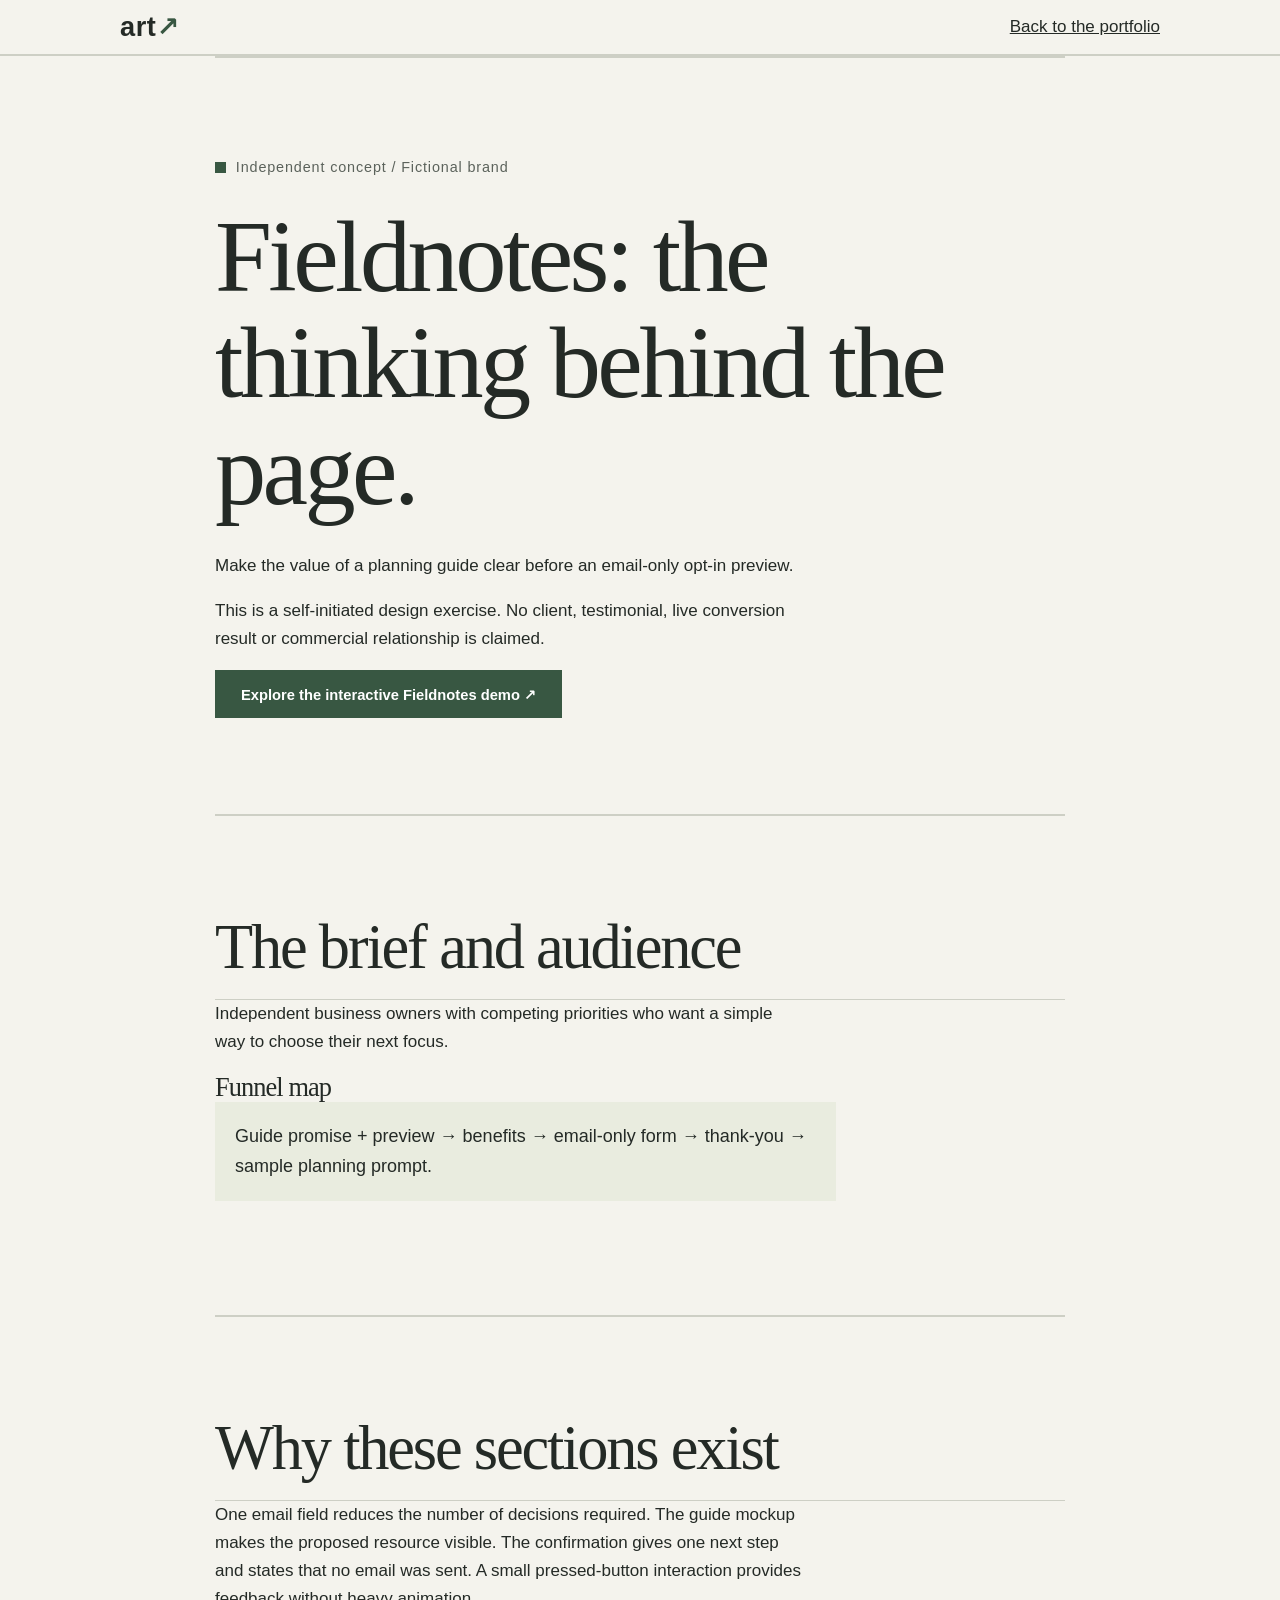
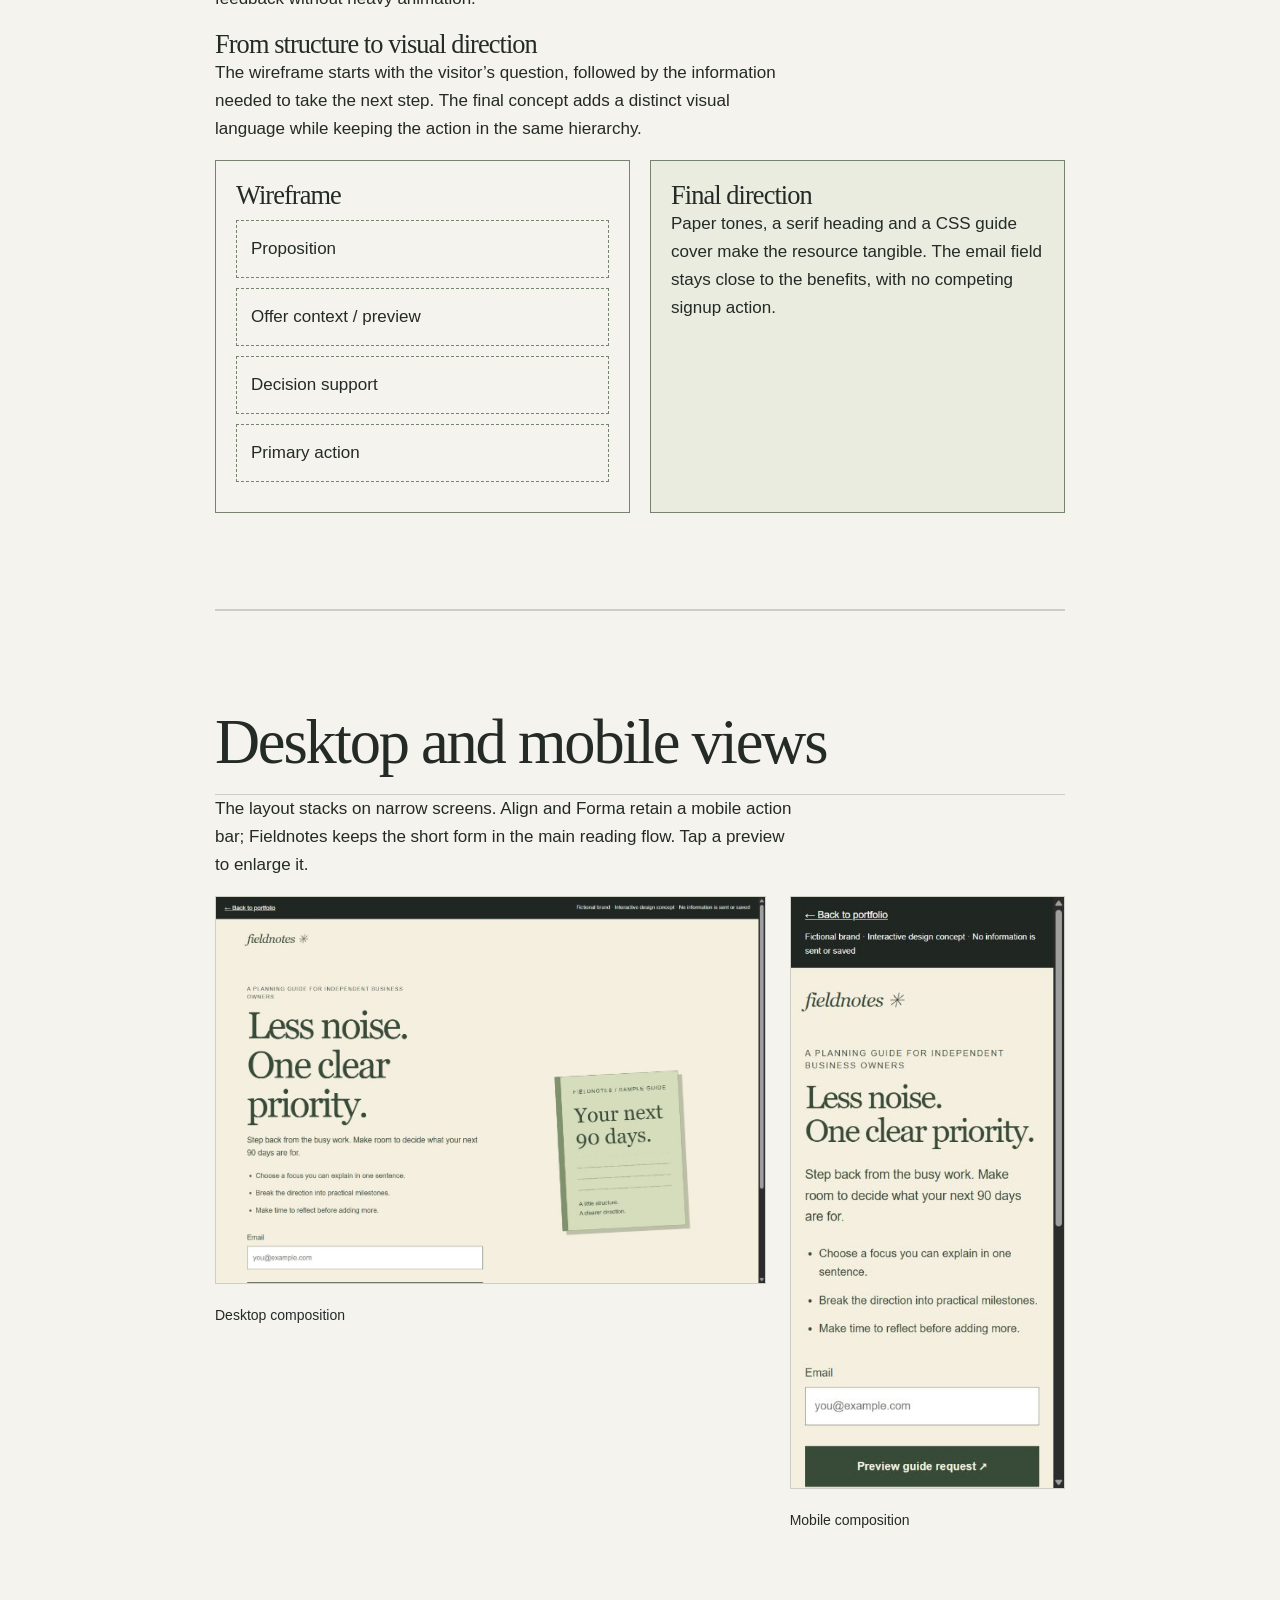
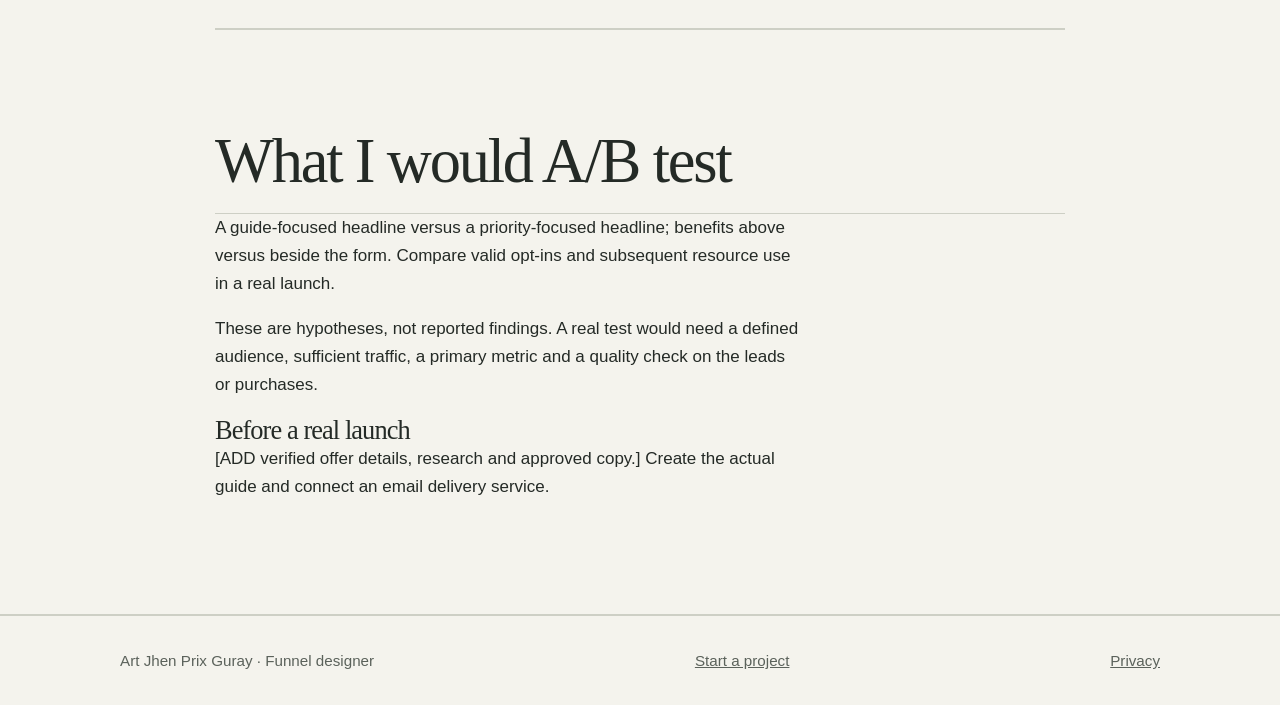
<file: fieldnotes-case-study.html>
<!doctype html><html lang="en"><head><meta charset="utf-8"><meta name="viewport" content="width=device-width,initial-scale=1"><title>Fieldnotes — concept case study — Art Jhen Prix Guray</title><meta name="description" content="Make the value of a planning guide clear before an email-only opt-in preview."><link rel="canonical" href="https://artjhenprixguray-byte.github.io/funnel-design-portfolio/fieldnotes-case-study.html"><link rel="icon" href="favicon.svg"><link rel="stylesheet" href="case.css"><meta property="og:title" content="Fieldnotes — concept case study"><meta property="og:description" content="Make the value of a planning guide clear before an email-only opt-in preview."><meta property="og:type" content="website"><meta property="og:url" content="https://artjhenprixguray-byte.github.io/funnel-design-portfolio/fieldnotes-case-study.html"><meta property="og:image" content="https://artjhenprixguray-byte.github.io/funnel-design-portfolio/og-image.png"><meta name="twitter:card" content="summary_large_image"></head><body><a class="skip" href="#main">Skip to content</a><header><div class="wrap"><a class="logo" href="index.html">art<span aria-hidden="true">↗</span></a><a href="index.html#work">Back to the portfolio</a></div></header><main id="main" class="wrap"><section class="case"><p class="status">Independent concept / Fictional brand</p><h1>Fieldnotes: the thinking behind the page.</h1><p class="lead">Make the value of a planning guide clear before an email-only opt-in preview.</p><p>This is a self-initiated design exercise. No client, testimonial, live conversion result or commercial relationship is claimed.</p><a class="btn" href="demo.html?project=lead">Explore the interactive Fieldnotes demo <span aria-hidden="true">↗</span></a></section><section class="case"><h2>The brief and audience</h2><p>Independent business owners with competing priorities who want a simple way to choose their next focus.</p><h3>Funnel map</h3><p class="flow">Guide promise + preview → benefits → email-only form → thank-you → sample planning prompt.</p></section><section class="case"><h2>Why these sections exist</h2><p>One email field reduces the number of decisions required. The guide mockup makes the proposed resource visible. The confirmation gives one next step and states that no email was sent. A small pressed-button interaction provides feedback without heavy animation.</p><h3>From structure to visual direction</h3><p>The wireframe starts with the visitor’s question, followed by the information needed to take the next step. The final concept adds a distinct visual language while keeping the action in the same hierarchy.</p><div class="wire"><div><h3>Wireframe</h3><span>Proposition</span><span>Offer context / preview</span><span>Decision support</span><span>Primary action</span></div><div class="final"><h3>Final direction</h3><p>Paper tones, a serif heading and a CSS guide cover make the resource tangible. The email field stays close to the benefits, with no competing signup action.</p></div></div></section><section class="case"><h2>Desktop and mobile views</h2><p>The layout stacks on narrow screens. Align and Forma retain a mobile action bar; Fieldnotes keeps the short form in the main reading flow. Tap a preview to enlarge it.</p><div class="views"><figure><button data-image="fieldnotes-desktop.jpg" aria-label="Enlarge Fieldnotes desktop preview"><img src="fieldnotes-desktop.jpg" width="1265" height="889" loading="lazy" alt="Fieldnotes concept at desktop width"></button><figcaption>Desktop composition</figcaption></figure><figure><button data-image="fieldnotes-mobile.jpg" aria-label="Enlarge Fieldnotes mobile preview"><img src="fieldnotes-mobile.jpg" width="375" height="811" loading="lazy" alt="Fieldnotes concept at mobile width"></button><figcaption>Mobile composition</figcaption></figure></div></section><section class="case"><h2>What I would A/B test</h2><p>A guide-focused headline versus a priority-focused headline; benefits above versus beside the form. Compare valid opt-ins and subsequent resource use in a real launch.</p><p>These are hypotheses, not reported findings. A real test would need a defined audience, sufficient traffic, a primary metric and a quality check on the leads or purchases.</p><h3>Before a real launch</h3><p>[ADD verified offer details, research and approved copy.] Create the actual guide and connect an email delivery service.</p></section><dialog aria-modal="true" id="zoom" aria-labelledby="zoom-title"><button id="close" aria-label="Close image preview">Close ×</button><h2 id="zoom-title">Fieldnotes design preview</h2><img id="zoom-image" alt=""></dialog><script>const dialog=document.querySelector('#zoom');let trigger;document.querySelectorAll('[data-image]').forEach(b=>b.addEventListener('click',()=>{trigger=b;const image=document.querySelector('#zoom-image');image.src=b.dataset.image;image.alt=b.querySelector('img').alt;dialog.showModal();document.querySelector('#close').focus()}));document.querySelector('#close').addEventListener('click',()=>dialog.close());dialog.addEventListener('close',()=>trigger?.focus());dialog.addEventListener('keydown',e=>{if(e.key==='Tab'){e.preventDefault();document.querySelector('#close').focus()}});</script></main><footer><div class="wrap"><span>Art Jhen Prix Guray · Funnel designer</span><a href="index.html#contact">Start a project</a><a href="privacy.html">Privacy</a></div></footer></body></html>
</file>
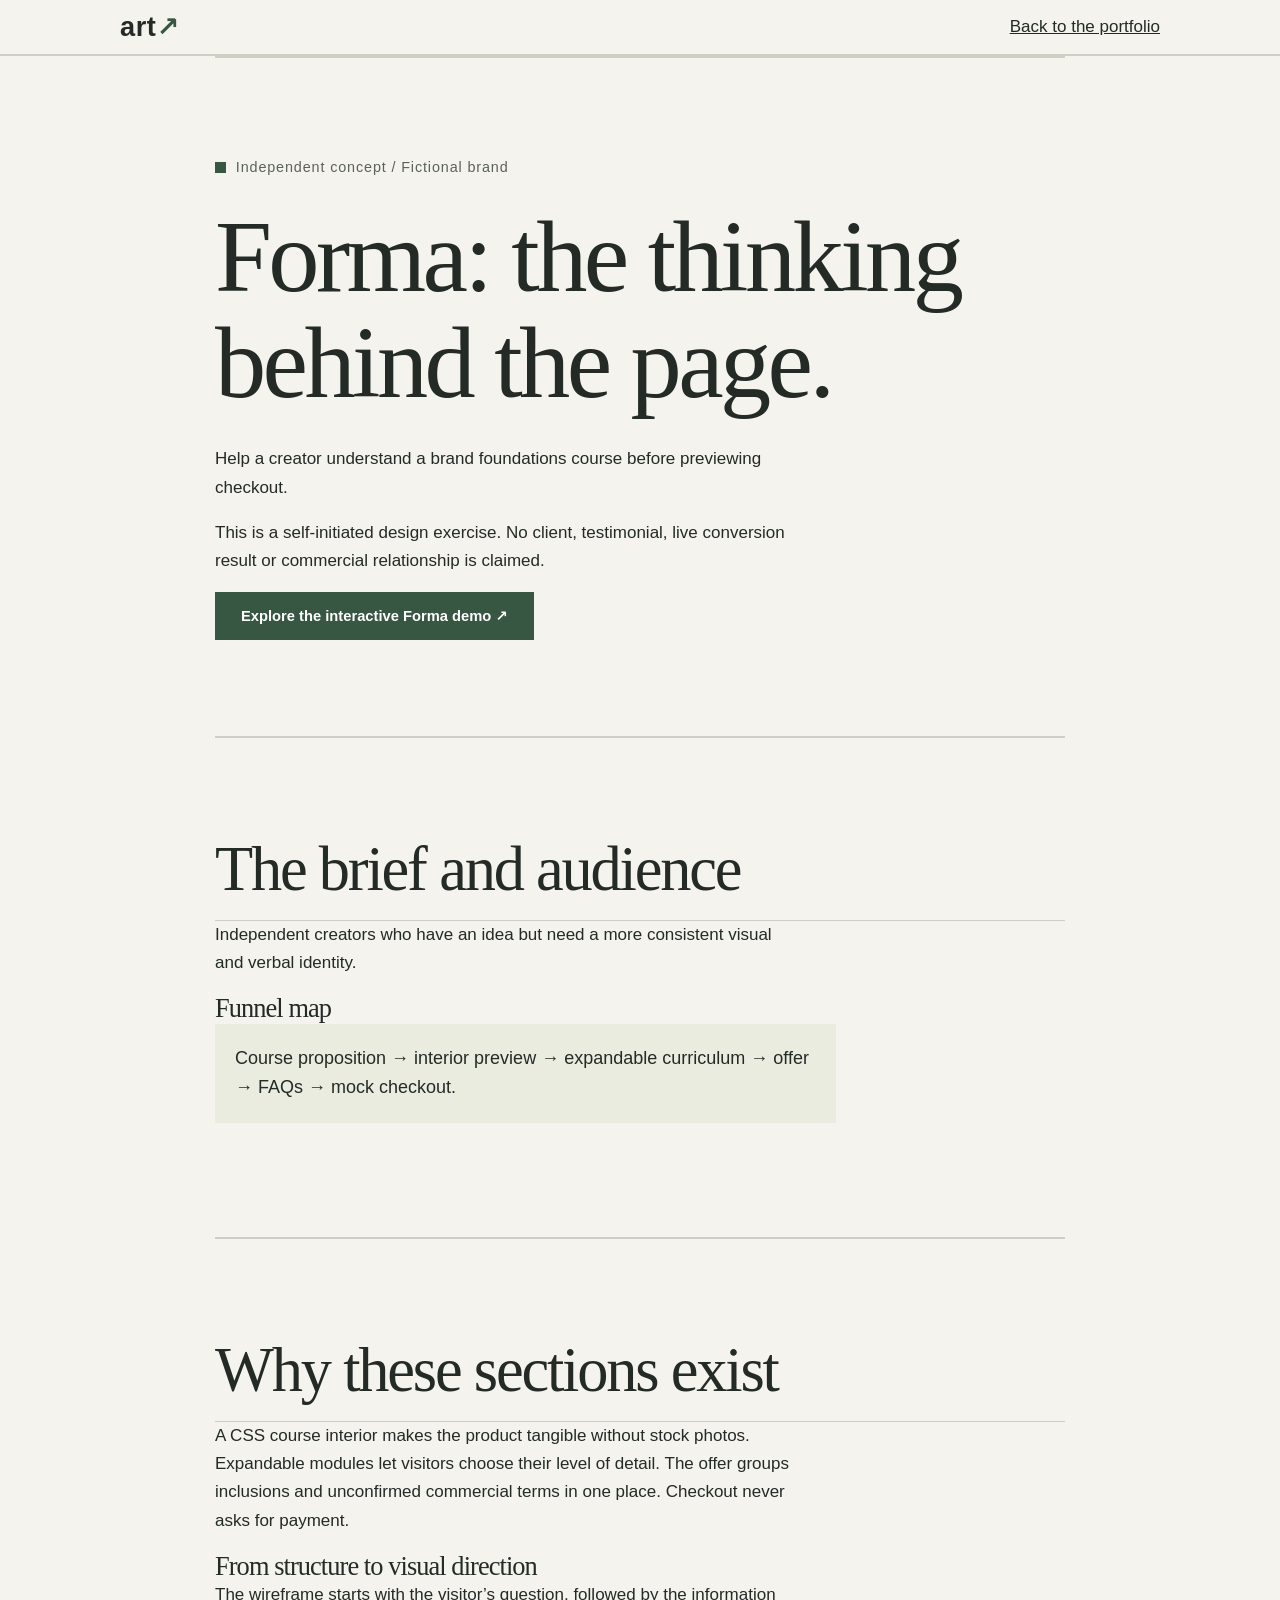
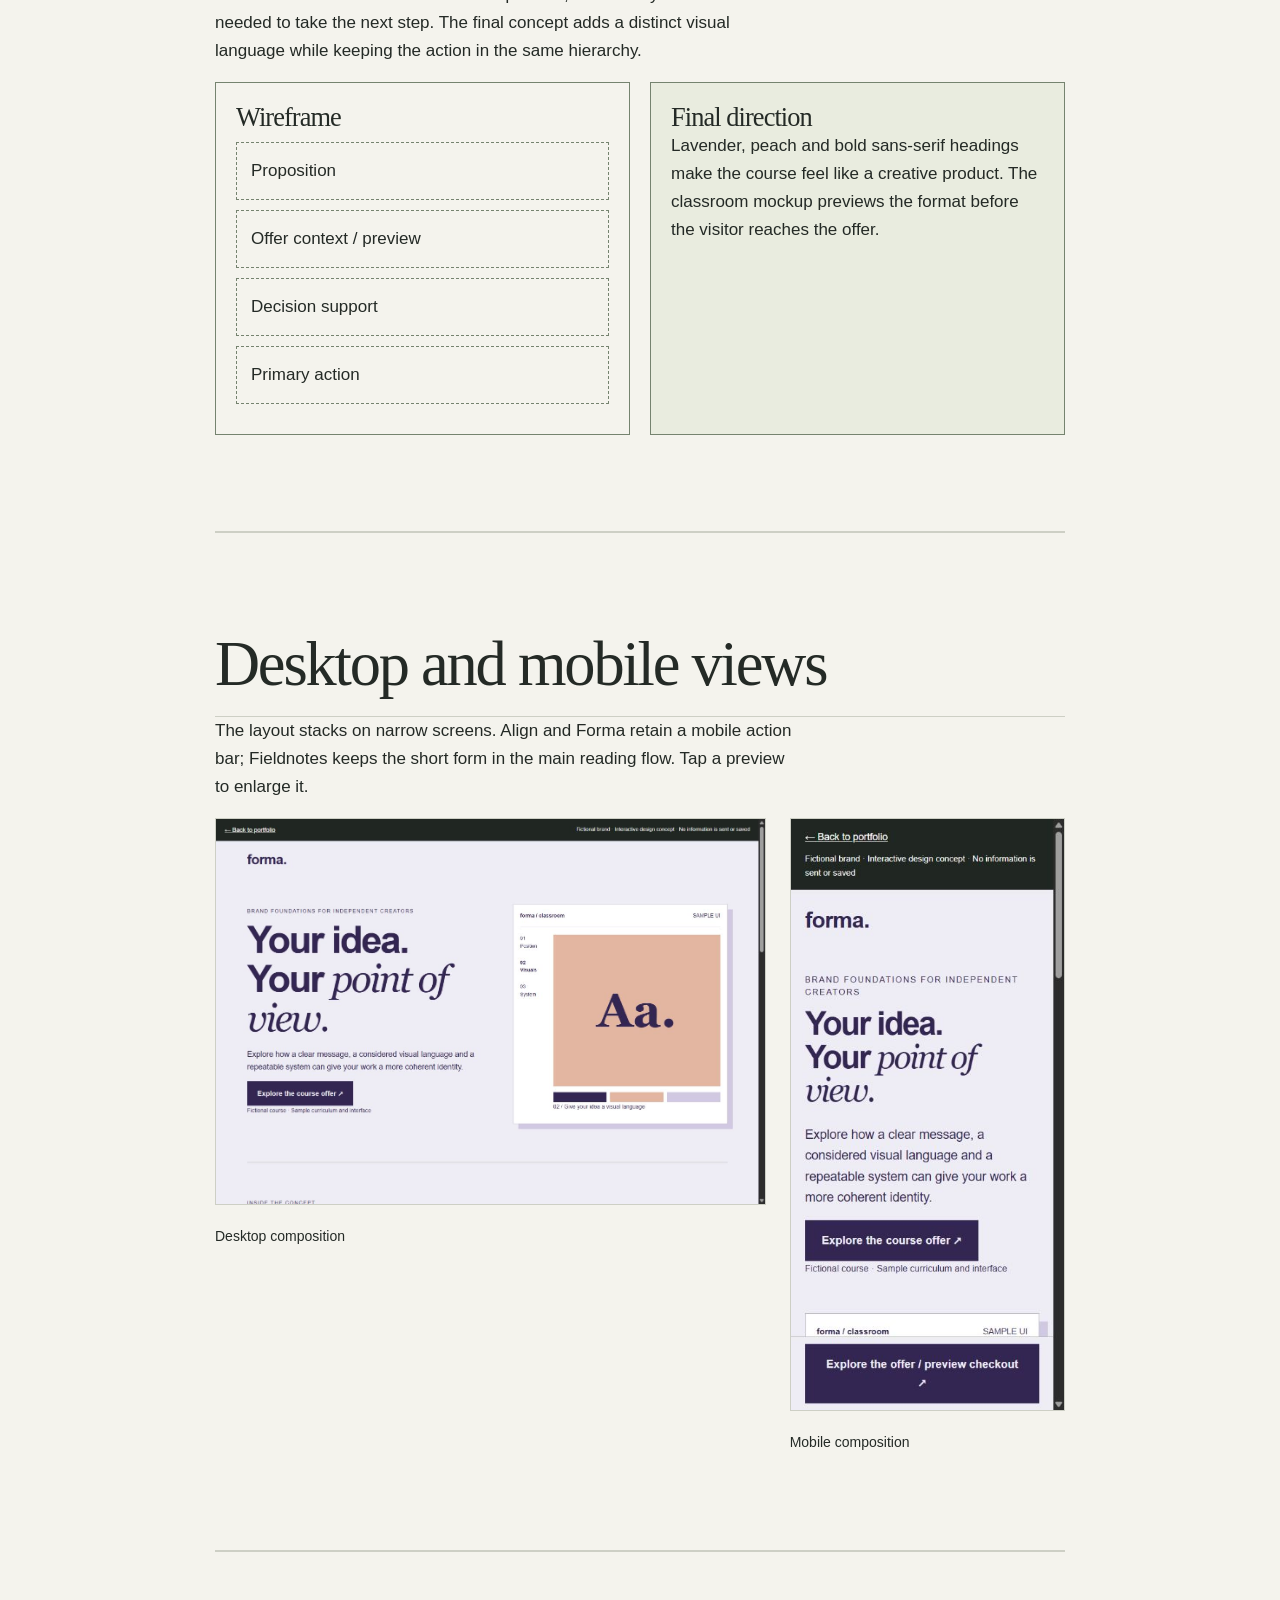
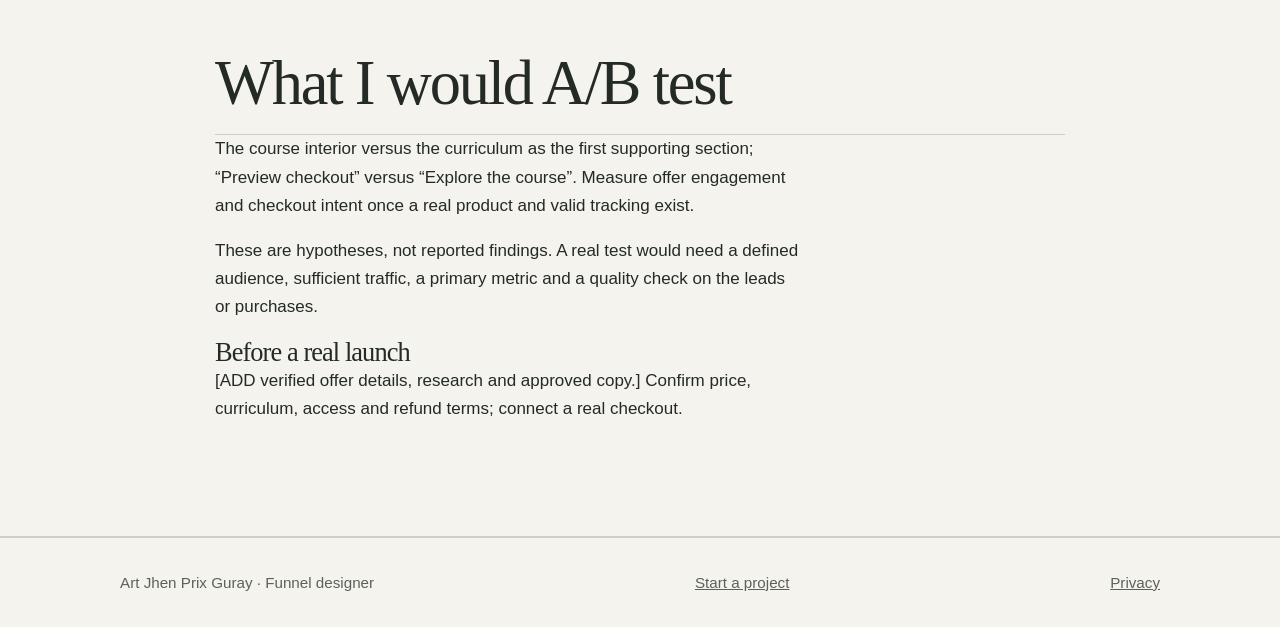
<file: forma-case-study.html>
<!doctype html><html lang="en"><head><meta charset="utf-8"><meta name="viewport" content="width=device-width,initial-scale=1"><title>Forma — concept case study — Art Jhen Prix Guray</title><meta name="description" content="Help a creator understand a brand foundations course before previewing checkout."><link rel="canonical" href="https://artjhenprixguray-byte.github.io/funnel-design-portfolio/forma-case-study.html"><link rel="icon" href="favicon.svg"><link rel="stylesheet" href="case.css"><meta property="og:title" content="Forma — concept case study"><meta property="og:description" content="Help a creator understand a brand foundations course before previewing checkout."><meta property="og:type" content="website"><meta property="og:url" content="https://artjhenprixguray-byte.github.io/funnel-design-portfolio/forma-case-study.html"><meta property="og:image" content="https://artjhenprixguray-byte.github.io/funnel-design-portfolio/og-image.png"><meta name="twitter:card" content="summary_large_image"></head><body><a class="skip" href="#main">Skip to content</a><header><div class="wrap"><a class="logo" href="index.html">art<span aria-hidden="true">↗</span></a><a href="index.html#work">Back to the portfolio</a></div></header><main id="main" class="wrap"><section class="case"><p class="status">Independent concept / Fictional brand</p><h1>Forma: the thinking behind the page.</h1><p class="lead">Help a creator understand a brand foundations course before previewing checkout.</p><p>This is a self-initiated design exercise. No client, testimonial, live conversion result or commercial relationship is claimed.</p><a class="btn" href="demo.html?project=course">Explore the interactive Forma demo <span aria-hidden="true">↗</span></a></section><section class="case"><h2>The brief and audience</h2><p>Independent creators who have an idea but need a more consistent visual and verbal identity.</p><h3>Funnel map</h3><p class="flow">Course proposition → interior preview → expandable curriculum → offer → FAQs → mock checkout.</p></section><section class="case"><h2>Why these sections exist</h2><p>A CSS course interior makes the product tangible without stock photos. Expandable modules let visitors choose their level of detail. The offer groups inclusions and unconfirmed commercial terms in one place. Checkout never asks for payment.</p><h3>From structure to visual direction</h3><p>The wireframe starts with the visitor’s question, followed by the information needed to take the next step. The final concept adds a distinct visual language while keeping the action in the same hierarchy.</p><div class="wire"><div><h3>Wireframe</h3><span>Proposition</span><span>Offer context / preview</span><span>Decision support</span><span>Primary action</span></div><div class="final"><h3>Final direction</h3><p>Lavender, peach and bold sans-serif headings make the course feel like a creative product. The classroom mockup previews the format before the visitor reaches the offer.</p></div></div></section><section class="case"><h2>Desktop and mobile views</h2><p>The layout stacks on narrow screens. Align and Forma retain a mobile action bar; Fieldnotes keeps the short form in the main reading flow. Tap a preview to enlarge it.</p><div class="views"><figure><button data-image="forma-desktop.jpg" aria-label="Enlarge Forma desktop preview"><img src="forma-desktop.jpg" width="1265" height="889" loading="lazy" alt="Forma concept at desktop width"></button><figcaption>Desktop composition</figcaption></figure><figure><button data-image="forma-mobile.jpg" aria-label="Enlarge Forma mobile preview"><img src="forma-mobile.jpg" width="375" height="811" loading="lazy" alt="Forma concept at mobile width"></button><figcaption>Mobile composition</figcaption></figure></div></section><section class="case"><h2>What I would A/B test</h2><p>The course interior versus the curriculum as the first supporting section; “Preview checkout” versus “Explore the course”. Measure offer engagement and checkout intent once a real product and valid tracking exist.</p><p>These are hypotheses, not reported findings. A real test would need a defined audience, sufficient traffic, a primary metric and a quality check on the leads or purchases.</p><h3>Before a real launch</h3><p>[ADD verified offer details, research and approved copy.] Confirm price, curriculum, access and refund terms; connect a real checkout.</p></section><dialog aria-modal="true" id="zoom" aria-labelledby="zoom-title"><button id="close" aria-label="Close image preview">Close ×</button><h2 id="zoom-title">Forma design preview</h2><img id="zoom-image" alt=""></dialog><script>const dialog=document.querySelector('#zoom');let trigger;document.querySelectorAll('[data-image]').forEach(b=>b.addEventListener('click',()=>{trigger=b;const image=document.querySelector('#zoom-image');image.src=b.dataset.image;image.alt=b.querySelector('img').alt;dialog.showModal();document.querySelector('#close').focus()}));document.querySelector('#close').addEventListener('click',()=>dialog.close());dialog.addEventListener('close',()=>trigger?.focus());dialog.addEventListener('keydown',e=>{if(e.key==='Tab'){e.preventDefault();document.querySelector('#close').focus()}});</script></main><footer><div class="wrap"><span>Art Jhen Prix Guray · Funnel designer</span><a href="index.html#contact">Start a project</a><a href="privacy.html">Privacy</a></div></footer></body></html>
</file>
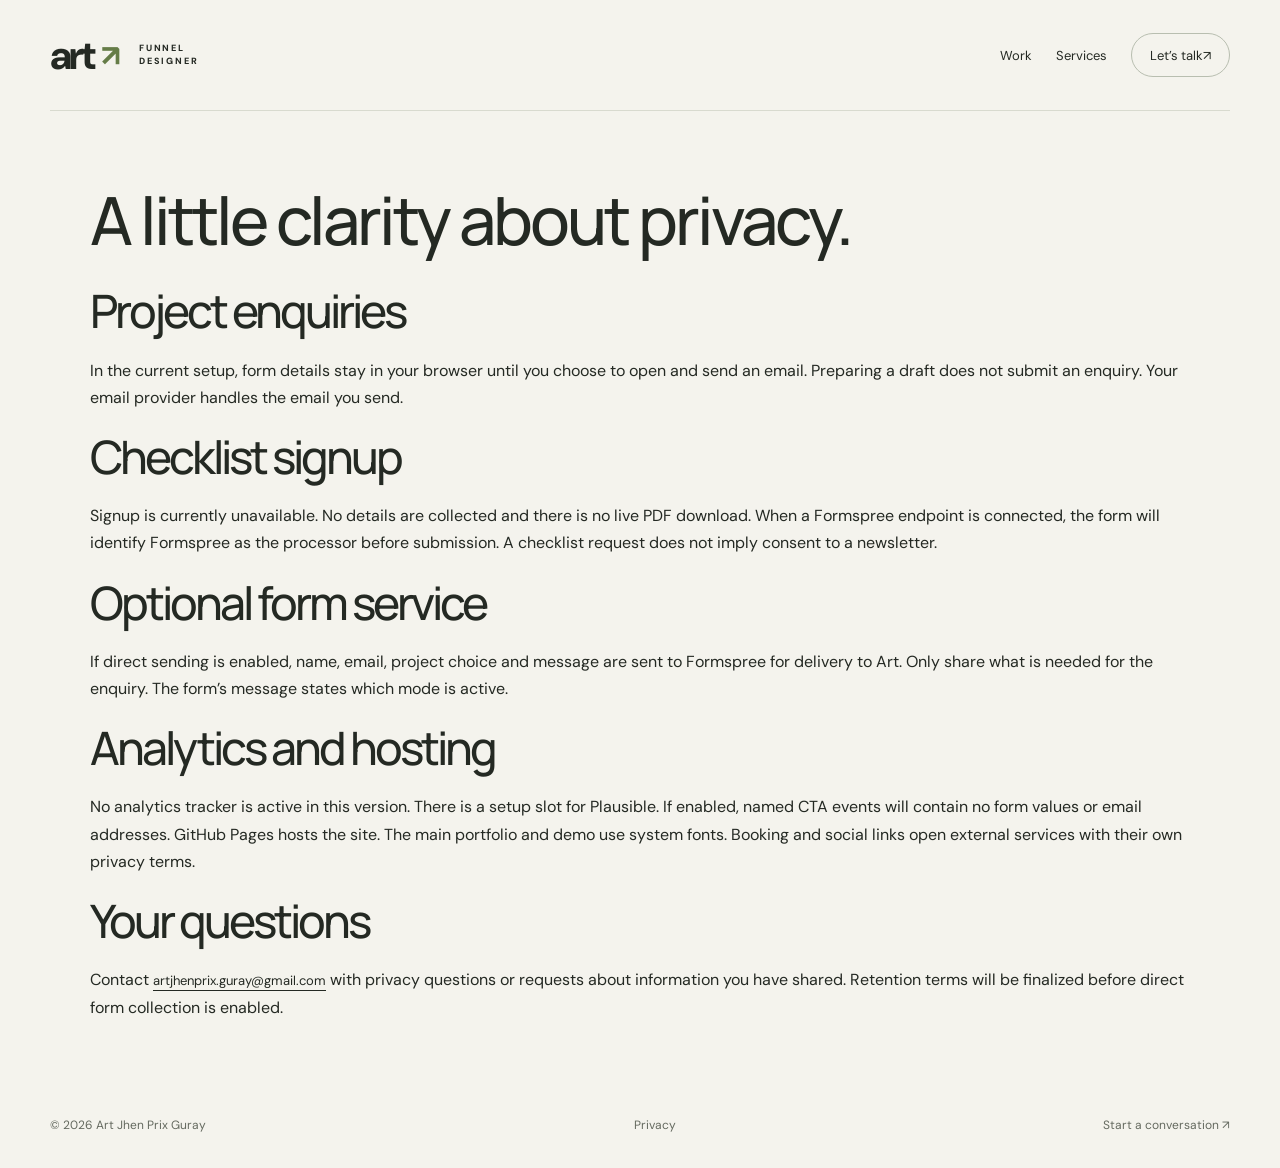
<file: privacy.html>
<!doctype html><html lang="en"><head><meta charset="utf-8"><meta name="viewport" content="width=device-width,initial-scale=1"><meta name="theme-color" content="#f4f3ed"><title>Privacy — Art Jhen Prix Guray</title><meta name="description" content="How enquiries, checklist requests and optional analytics are handled."><link rel="canonical" href="https://artjhenprixguray-byte.github.io/funnel-design-portfolio/privacy.html"><link rel="icon" href="favicon.svg" type="image/svg+xml"><meta property="og:type" content="website"><meta property="og:site_name" content="Art Jhen Prix Guray — Funnel Design"><meta property="og:title" content="Privacy — Art Jhen Prix Guray"><meta property="og:description" content="How enquiries, checklist requests and optional analytics are handled."><meta property="og:url" content="https://artjhenprixguray-byte.github.io/funnel-design-portfolio/privacy.html"><meta property="og:image" content="https://artjhenprixguray-byte.github.io/funnel-design-portfolio/social-card.jpg"><meta property="og:image:alt" content="Art Jhen Prix Guray’s cream and sage funnel design portfolio"><meta name="twitter:card" content="summary_large_image"><meta name="twitter:title" content="Privacy — Art Jhen Prix Guray"><meta name="twitter:description" content="How enquiries, checklist requests and optional analytics are handled."><meta name="twitter:image" content="https://artjhenprixguray-byte.github.io/funnel-design-portfolio/social-card.jpg"><meta name="twitter:image:alt" content="Art Jhen Prix Guray’s funnel design portfolio"><link rel="stylesheet" href="styles.css"><script src="config.js" defer></script><script src="app.js" defer></script><!-- ANALYTICS SETUP SLOT: insert the exact Plausible dashboard snippet here, after choosing your privacy settings. No tracker is active. --></head><body><a class="skip" href="#main">Skip to content</a><header class="nav wrap"><a class="wordmark" href="index.html" aria-label="Art Jhen Prix Guray home">art<span aria-hidden="true">↗</span><small>FUNNEL DESIGNER</small></a><nav aria-label="Main navigation"><a href="index.html#work">Work</a><a href="index.html#services">Services</a><a class="nav-contact" href="index.html#contact" data-track="Contact CTA">Let’s talk <span aria-hidden="true">↗</span></a></nav></header><main id="main" class="case-main wrap"><section class="case-hero"><h1>A little clarity about privacy.</h1><h2>Project enquiries</h2><p>In the current setup, form details stay in your browser until you choose to open and send an email. Preparing a draft does not submit an enquiry. Your email provider handles the email you send.</p><h2>Checklist signup</h2><p>Signup is currently unavailable. No details are collected and there is no live PDF download. When a Formspree endpoint is connected, the form will identify Formspree as the processor before submission. A checklist request does not imply consent to a newsletter.</p><h2>Optional form service</h2><p>If direct sending is enabled, name, email, project choice and message are sent to Formspree for delivery to Art. Only share what is needed for the enquiry. The form’s message states which mode is active.</p><h2>Analytics and hosting</h2><p>No analytics tracker is active in this version. There is a setup slot for Plausible. If enabled, named CTA events will contain no form values or email addresses. GitHub Pages hosts the site. The main portfolio and demo use system fonts. Booking and social links open external services with their own privacy terms.</p><h2>Your questions</h2><p>Contact <a class="email" href="mailto:artjhenprix.guray@gmail.com">artjhenprix.guray@gmail.com</a> with privacy questions or requests about information you have shared. Retention terms will be finalized before direct form collection is enabled.</p></section></main><footer class="wrap"><span>© <span id="year">2026</span> Art Jhen Prix Guray</span><a href="privacy.html">Privacy</a><a href="index.html#contact">Start a conversation <span aria-hidden="true">↗</span></a></footer></body></html>
</file>
<file: case.css>
:root{--bg:#f4f3ed;--paper:#faf9f5;--ink:#242a26;--mute:#5b625b;--line:#cdcfc5;--accent:#385742;--accent-ink:#fff;--display:Georgia,'Times New Roman',serif;--sans:Arial,system-ui,sans-serif;color-scheme:light;box-sizing:border-box}
*,*::before,*::after{box-sizing:inherit}
html{height:100%;scroll-behavior:smooth;scroll-padding-top:5rem}
body{margin:0;background:var(--bg);color:var(--ink);font:1.0625rem/1.65 var(--sans);-webkit-font-smoothing:antialiased}
a{color:inherit}
h1,h2,h3{font-family:var(--display);font-weight:700;line-height:1;margin:0;text-transform:none;letter-spacing:.01em}
h2{font-size:clamp(2.3rem,5.5vw,3.9rem)}h3{font-size:1.65rem;line-height:1.1}
h2::after{content:"";display:block;width:4.5rem;height:6px;background:var(--accent);margin-top:1rem}
p{margin:0 0 1em;max-width:62ch}
:focus-visible{outline:3px solid var(--accent);outline-offset:3px}
.wrap{max-width:1080px;margin:0 auto;padding:0 1.25rem}
section{padding:clamp(3.5rem,8vw,6rem) 0;border-top:2px solid var(--line)}
.skip{position:absolute;left:-999px;top:0;background:var(--accent);color:var(--accent-ink);padding:.6rem 1rem;z-index:20}.skip:focus{left:.5rem;top:.5rem}
header{position:sticky;top:env(safe-area-inset-top,0px);z-index:10;background:color-mix(in srgb,var(--bg) 94%,transparent);backdrop-filter:blur(8px);border-bottom:2px solid var(--line)}
header .wrap{display:flex;align-items:center;justify-content:space-between;gap:1rem;flex-wrap:wrap;padding-top:.7rem;padding-bottom:.7rem}
.logo{font:800 1.7rem var(--display);text-decoration:none;text-transform:none;letter-spacing:.02em}.logo small{font:.8rem var(--sans);color:var(--mute);margin-left:.5rem;letter-spacing:.04em}.logo span{color:var(--accent)}
nav{display:flex;align-items:center;gap:1.2rem;flex-wrap:wrap;font-size:.95rem;font-weight:500}nav a{text-decoration:none}nav a:hover{color:var(--accent)}
.btn{display:inline-block;background:var(--accent);color:var(--accent-ink);padding:.85rem 1.5rem;border-radius:0;text-decoration:none;font:700 .92rem var(--sans);letter-spacing:.07em;text-transform:none;border:2px solid var(--accent);cursor:pointer}
.btn.ghost{background:transparent;color:var(--ink);border-color:var(--ink)}
.btn:hover{background:var(--ink);border-color:var(--ink);color:var(--bg)}
nav .btn{padding:.5rem 1rem;font-size:.8rem}nav .btn:hover{color:var(--bg)}
.hero{padding-top:clamp(3rem,8vw,6rem);border-top:0}
.status{display:inline-flex;gap:.6rem;align-items:center;font-size:.9rem;font-weight:600;letter-spacing:.06em;text-transform:none;color:var(--mute);margin-bottom:1.5rem}.status::before{content:"";width:.7rem;height:.7rem;background:var(--accent)}
h1{font-size:clamp(3.4rem,12vw,8.5rem);line-height:.9;margin-bottom:1.8rem}
h1 span{display:block}h1 span:nth-child(3){color:var(--accent)}
@media(min-width:760px){h1 span:nth-child(2){margin-left:.7em}h1 span:nth-child(3){margin-left:1.4em}}
.hero p.lead{font-size:1.25rem;color:var(--mute)}
.cta-row{display:flex;gap:.8rem;flex-wrap:wrap;margin-top:1.6rem}
.sub{color:var(--mute);margin-top:.8rem}
.slot{background:#3a3216;color:#f0d98a;border:1px dashed #b8962e;padding:0 .35em;font-size:.92em}
.grid{display:grid;gap:1.25rem;margin-top:2.4rem}
@media(min-width:820px){.grid.three{grid-template-columns:repeat(3,1fr)}.grid.two{grid-template-columns:1fr 1.4fr}}
.card{background:var(--paper);border:1px solid var(--line);border-top:4px solid var(--accent);padding:1.4rem;display:flex;flex-direction:column;gap:.7rem}
.thumb{display:block;text-decoration:none;padding:1.4rem;min-height:10rem;font:600 1rem var(--display);letter-spacing:.06em;text-transform:none;color:var(--ink);border:1px solid var(--line)}
.thumb b{display:block;font:800 2.6rem/1 var(--display);letter-spacing:.01em;margin-bottom:.4rem}.thumb:hover{border-color:var(--accent)}
.t1{background:#24322b}.t2{background:#382d20}.t3{background:#212c37}
details{border-top:1px solid var(--line);padding:.8rem 0}details:last-child{border-bottom:1px solid var(--line)}
summary{cursor:pointer;font-weight:600;list-style:none}summary::-webkit-details-marker{display:none}
summary::after{content:"+";float:right;font-size:1.4rem;line-height:1;color:var(--accent)}details[open] summary::after{content:"–"}
details p,details dl{margin:.6rem 0 0}dt{font-weight:600;margin-top:.6rem}dd{margin:0;color:var(--mute)}
.card ul{margin:0;padding-left:1.1rem;color:var(--mute)}
.price{font:700 2rem var(--display);color:var(--accent);text-transform:none}
.note{background:var(--paper);border-left:5px solid var(--accent);padding:1rem 1.3rem;margin-top:2rem;max-width:62ch}
ol.steps{list-style:none;padding:0;margin:2.4rem 0 0;display:grid;gap:1.25rem;counter-reset:s}
@media(min-width:820px){ol.steps{grid-template-columns:repeat(4,1fr)}}
ol.steps li{counter-increment:s;border-top:4px solid var(--ink);padding-top:.8rem}
ol.steps li::before{content:counter(s);font:800 2.6rem/1 var(--display);color:var(--accent)}
ol.steps h3{margin:.3rem 0 .5rem}ol.steps p{color:var(--mute);margin:0}
.photo{aspect-ratio:4/5;background:#232a30;border:1px solid var(--line);display:grid;place-items:center;text-align:center;padding:1rem;color:var(--mute);max-width:320px}
blockquote{margin:2rem 0 0;padding:1rem 1.3rem;border-left:5px solid var(--accent);max-width:62ch}
form{display:grid;gap:1rem;margin-top:1.6rem;max-width:560px}
label{display:grid;gap:.35rem;font-weight:600}
input,select,textarea{font:inherit;padding:.8rem .9rem;border:1px solid #5a6169;border-radius:0;background:var(--paper);color:var(--ink);width:100%}
textarea{min-height:8rem;resize:vertical}.hp{position:absolute;left:-9999px}
#status{min-height:1.5em;color:var(--mute);margin:0}
#social{display:flex;gap:1rem;flex-wrap:wrap;margin-top:1rem}
footer{border-top:2px solid var(--line);padding:2rem 0;color:var(--mute);font-size:.95rem}
footer .wrap{display:flex;justify-content:space-between;gap:1rem;flex-wrap:wrap}
@media(prefers-reduced-motion:reduce){html{scroll-behavior:auto}*{transition:none!important;animation:none!important}}

[hidden]{display:none!important}h1,h2,h3{font-weight:400;letter-spacing:-.035em}h1{font-size:clamp(3.2rem,8vw,6.9rem);line-height:1.04}h1 span:nth-child(2),h1 span:nth-child(3){margin-left:0}h2{line-height:1.13}h2::after{height:1px;width:100%;background:var(--line)}header{position:relative;background:var(--bg);backdrop-filter:none}.logo{font-family:var(--sans);font-weight:700}.status{font-weight:400}.btn{letter-spacing:0;text-transform:none;font-weight:600}.slot{background:#eee6c9;color:#594510;border-color:#9b803b}.thumb{color:#fff;min-height:200px;display:flex;flex-direction:column;justify-content:center}.thumb b{font-family:Georgia,serif;font-weight:400;font-size:3.3rem}.t1{background:#234635}.t2{background:#4b397d}.t3{background:#776045}.card{border-top:1px solid var(--line);gap:1rem}.price{font-family:var(--sans);font-size:1.6rem}.photo{padding:0;width:100%;height:auto;object-fit:cover;border:0}.grid>*{min-width:0}input,select,textarea{min-width:0;border-color:#767d71}a{overflow-wrap:anywhere}summary{min-height:44px;padding-right:1.5rem;position:relative}summary::after{position:absolute;right:0;top:0}details p{padding-bottom:.5rem}button:disabled{opacity:.6;cursor:not-allowed}.btn:focus-visible{outline-color:#a75523}#checklist{background:#e9ecdf}.checklist-state{padding:1rem;border:1px solid var(--line)}@media(max-width:600px){header .wrap{gap:.6rem}nav{gap:1rem;font-size:.875rem}nav .btn{padding:.55rem}section{padding:3rem 0}.cta-row .btn{width:100%;text-align:center}.hero p.lead{font-size:1.1rem}.logo small{font-size:.75rem}h2{font-size:2.3rem}.card{padding:1.1rem}}

.case{max-width:850px;margin:auto}.flow{padding:20px;background:#e9ecdf;font-size:18px}.wire{display:grid;grid-template-columns:1fr 1fr;gap:20px}.wire>div{padding:20px;border:1px solid #75836f}.wire span{display:block;padding:14px;margin:10px 0;border:1px dashed #75836f}.wire .final{background:#e9ecdf}.views{display:grid;gap:24px}.views img{width:100%;height:auto;display:block}.views figure{margin:0}.views figcaption{font-size:14px;padding-top:12px}.views button{border:1px solid #cdcfc5;background:none;padding:0;cursor:zoom-in}dialog{width:min(1100px,95vw);max-height:90vh;border:1px solid #75836f;background:#f4f3ed;padding:18px}dialog::backdrop{background:#18221dc9}dialog img{display:block;width:100%;height:auto}dialog button{position:sticky;top:0;background:#243b2e;color:white;border:0;padding:12px;cursor:pointer}@media(min-width:700px){.views{grid-template-columns:2fr 1fr;align-items:start}}
@media(max-width:600px){.wire{grid-template-columns:1fr}.case h1{font-size:clamp(2.7rem,10vw,4rem)}}
</file>
<file: styles.css>
@import url('https://fonts.googleapis.com/css2?family=DM+Sans:wght@400;500;600;700&family=Manrope:wght@400;500;600;700;800&display=swap');
:root{--ink:#242923;--paper:#f4f3ed;--green:#d7edb0;--muted:#64695f}*{box-sizing:border-box}html{scroll-behavior:smooth;scroll-padding-top:30px}body{margin:0;background:var(--paper);color:var(--ink);font-family:'DM Sans',sans-serif}a{color:inherit;text-decoration:none}button,input{font:inherit}button,a{ -webkit-tap-highlight-color:transparent}button{cursor:pointer}a:focus-visible,button:focus-visible,input:focus-visible{outline:3px solid #627e37;outline-offset:5px}.wrap{width:min(1240px,calc(100% - 100px));margin:auto}.nav{display:flex;justify-content:space-between;align-items:center;padding:29px 0;border-bottom:1px solid #d8dacf}.wordmark{font-size:40px;font-weight:800;letter-spacing:-3px;display:flex;align-items:center;gap:8px}.wordmark>span{font-size:30px;color:#657c47}.wordmark small{font-size:9px;letter-spacing:1.8px;max-width:80px;line-height:1.5;margin-left:14px}.nav nav{display:flex;align-items:center;gap:35px;font-size:13px}.nav-contact{border:1px solid #b8beb0;padding:12px 18px;border-radius:30px}.hero{display:grid;grid-template-columns:1.1fr 1fr;gap:50px;padding-top:78px;padding-bottom:80px;align-items:center}.eyebrow{font-size:10px;font-weight:700;letter-spacing:1.8px;line-height:1.7}.eyebrow i{display:inline-block;width:7px;height:7px;background:#748d51;border-radius:50%;margin-right:8px}h1,h2,h3,p{margin-top:0}h1,h2{font-family:Manrope,sans-serif;letter-spacing:-3px;font-weight:500}h1{font-size:clamp(46px,5.2vw,74px);line-height:1.1;margin:27px 0}h1>span{color:#788363}p{line-height:1.7}.intro{max-width:425px;font-size:16px;color:var(--muted)}.button{display:inline-flex;gap:30px;align-items:center;justify-content:center;padding:17px 24px;border-radius:6px;font-size:13px;font-weight:600;border:0}.dark{background:var(--ink);color:#fff}.button:hover{background:#445038;color:white}.hero .button{margin-top:16px}.hero-note{font-size:10px;color:var(--muted);margin-top:18px}.hero-art{height:482px;background:#e6e9df;border-radius:100px 8px 8px 8px;position:relative;overflow:hidden;padding:42px 30px}.art-label{font-size:9px;letter-spacing:2px;text-align:right}.orbit{position:absolute;border:1px solid #cbd2c1;border-radius:50%;width:470px;height:470px;left:40px;top:100px}.orbit-two{width:340px;height:340px;left:105px;top:165px}.funnel-layer{position:relative;display:flex;align-items:center;gap:18px;padding:28px 23px;box-shadow:0 14px 30px #27322112;transform:rotate(-8deg);border-radius:7px}.funnel-layer span{font-size:10px;opacity:.6}.funnel-layer strong{font-size:17px;font-weight:500}.funnel-layer b{margin-left:auto;font-weight:400}.layer-one{background:#fffef8;margin-top:46px;width:95%;z-index:3}.layer-two{background:#d7edb0;margin:0 0 0 23px;width:88%;z-index:2}.layer-three{background:#303f30;color:#fff;margin:0 0 0 46px;width:80%;z-index:1}.art-bottom{position:absolute;bottom:25px;left:32px;right:30px;font-size:10px;line-height:1.7;display:flex;align-items:center;justify-content:space-between}.art-bottom span{font-size:52px}.ticker{border-top:1px solid #d8dacf;border-bottom:1px solid #d8dacf;padding:21px 0}.ticker .wrap{display:flex;justify-content:space-between;align-items:center;font-size:10px;letter-spacing:2px}.ticker span{font-size:22px;color:#84966b}.section{padding-top:90px;padding-bottom:90px}.section-heading{display:flex;justify-content:space-between;align-items:flex-end;gap:30px;margin-bottom:28px}h2{font-size:clamp(32px,3.6vw,49px);line-height:1.2;margin:18px 0}.section-heading>p{color:var(--muted);font-size:13px}.disclosure{font-size:11px;color:var(--muted);margin:0 0 30px}.project-preview{display:block;border-radius:10px;overflow:hidden;transition:transform .25s}.project-preview:hover{transform:translateY(-4px)}.browser-bar{display:flex;justify-content:space-between;align-items:center;padding:13px 20px;font-size:9px;border-bottom:1px solid #00000012;background:#ffffff35}.browser-bar>span:first-child{font-size:7px;letter-spacing:3px}.coaching{background:#ece4d5;padding-bottom:22px}.mini-nav{display:flex;justify-content:space-between;align-items:center;font-family:Georgia,serif;font-size:26px;padding:22px 35px}.mini-nav span{font-family:'DM Sans',sans-serif;font-size:7px;letter-spacing:1.6px}.coaching-layout{display:grid;grid-template-columns:1fr 1fr;gap:45px;padding:25px 65px 40px}.mini-eyebrow{font-size:8px;letter-spacing:1.6px}.project-preview h3{font-family:Georgia,serif;font-size:clamp(35px,4vw,59px);font-weight:400;line-height:1.03;letter-spacing:-2px;margin:15px 0}.project-preview h3 em{font-weight:400;color:#6a7651}.coaching-layout p:not(.mini-eyebrow){font-size:11px;max-width:270px}.mini-button{display:inline-block;background:#384b3a;color:white;padding:12px 20px;font-size:9px;margin-top:13px;border-radius:3px}.arch-art{height:310px;border-radius:180px 180px 0 0;background:#d4c3a8;position:relative;overflow:hidden;max-width:360px;width:100%;justify-self:center}.sun{position:absolute;top:40px;right:40px;width:90px;height:90px;border-radius:50%;background:#f4ebd8}.steps{position:absolute;bottom:0;left:20%;width:80%;height:160px;background:#9caa8a;clip-path:polygon(0 65%,25% 65%,25% 35%,50% 35%,50% 0,100% 0,100% 100%,0 100%)}.arch-art>span{position:absolute;bottom:22px;left:20px;font-family:Georgia;font-style:italic;color:#25362a;font-size:22px}.mini-footer{display:flex;justify-content:space-around;border-top:1px solid #0002;padding-top:22px;font-size:8px;letter-spacing:2px;margin:0 35px}.project-info{display:flex;justify-content:space-between;gap:30px;padding:25px 0 40px}.project-info h3{font-size:20px;letter-spacing:-.6px;margin:8px 0}.project-info p:not(.eyebrow){font-size:13px;color:var(--muted);max-width:610px}.project-info .eyebrow{font-size:9px}.tags{display:flex;gap:8px}.tags span{font-size:10px;border:1px solid #d4d7cc;padding:5px 10px;border-radius:30px}.text-button{display:inline-block;white-space:nowrap;border:0;border-bottom:1px solid #89917f;background:none;padding:0 0 6px;font-size:12px;align-self:flex-start;margin-top:18px}.project-grid{display:grid;grid-template-columns:1fr 1fr;gap:35px}.project-grid .project-info{display:block}.project-grid .project-info .text-button{margin-top:0}.course,.lead{min-height:396px}.course{background:#e1e2f0;color:#313448}.course>.mini-eyebrow,.course>h3,.course>.mini-button{margin-left:35px}.course h3{font-size:42px}.course h3 em{color:#656b98}.course>.mini-button{margin-bottom:25px;background:#424564}.forma-art{display:flex;gap:14px;align-items:center;justify-content:flex-end;margin:-60px 30px 0 0;height:120px;transform:rotate(-8deg)}.forma-art>span:first-child{background:#babee0;font-family:Georgia;font-size:50px;width:88px;height:110px;padding:20px 8px}.forma-art>div{background:#343850;color:#fff;width:85px;height:115px;padding:14px}.forma-art b{font-size:55px;font-family:Georgia}.forma-art small{display:block;font-size:5px;letter-spacing:1px}.forma-art .swatch{background:#f2a37d;font-size:50px;padding:10px}.lead{background:#dce6d7;color:#28483b}.lead-layout{display:flex;padding:30px 30px 45px;align-items:center;gap:15px}.lead-layout h3{font-size:40px}.book{min-width:145px;background:#eee9d6;color:#334e3a;padding:18px 15px;box-shadow:10px 15px 20px #243d3125;transform:rotate(9deg);border-left:7px solid #c7c3ad;height:235px;margin-left:auto}.book small{font-size:6px;letter-spacing:1px}.book strong{display:block;font-family:Georgia;font-size:25px;line-height:1.1;font-weight:400;margin:20px 0}.book>div{font-size:45px}.approach{background:#e9ece3}.process{display:grid;grid-template-columns:repeat(4,1fr);gap:28px;margin-top:50px}.process article{border-top:1px solid #aeb8a2;padding-top:22px}.process span{font-size:9px;letter-spacing:1.5px}.process h3{font-size:17px;font-weight:500;margin:30px 0 12px}.process p{font-size:13px;color:#606956}.about{display:grid;grid-template-columns:1fr 2fr;gap:70px}.about h2{font-size:48px}.about em,.contact em{font-family:Georgia;font-weight:400;color:#748361}.about p:not(.eyebrow){font-size:15px;max-width:560px;color:var(--muted)}.contact{background:var(--green);padding:48px 55px;border-radius:10px;margin-bottom:45px}.contact h2{font-size:clamp(40px,5vw,68px)}.contact h2 em{color:#53663e}.contact h2>span{float:right;font-size:100px}.contact-bottom{display:flex;justify-content:space-between;align-items:center;gap:20px;margin-top:35px}.email{font-size:13px;text-decoration:underline;text-underline-offset:5px}footer{display:flex;justify-content:space-between;padding:25px 0 35px;font-size:10px;color:var(--muted)}dialog{border:0;border-radius:12px;background:var(--paper);padding:45px;max-width:700px;width:calc(100% - 32px);max-height:90vh;color:var(--ink)}dialog::backdrop{background:#172017aa;backdrop-filter:blur(4px)}dialog h2{font-size:36px}dialog h3{font-size:15px;margin-top:25px}dialog p{font-size:14px;color:var(--muted)}.close{position:absolute;right:18px;top:10px;font-size:30px;background:none;border:0;color:var(--ink)}.skip{position:absolute;top:-100px}.skip:focus{top:10px;left:10px;padding:15px;background:white;z-index:10}.demo-banner{text-align:center;background:#242923;color:white;font-size:12px;padding:12px 20px}.demo-banner a{text-decoration:underline;margin-right:25px}.demo-main{max-width:940px;margin:auto;padding:70px 30px}.demo-main h1{max-width:760px}.demo-main .intro{max-width:600px}.demo-main section{margin-top:65px;border-top:1px solid #abb6a6;padding-top:25px}.demo-main h2{font-size:34px}.demo-main li{margin:16px 0;line-height:1.6}.demo-main label{display:block;margin:18px 0 7px}.demo-main input{display:block;padding:13px;border:1px solid #7b8572;border-radius:5px;width:100%;max-width:450px;background:#fff}.demo-main form .button{margin-top:20px}.demo-main details{padding:20px 0;border-bottom:1px solid #b8bfaf}.demo-main summary{cursor:pointer}.demo-main details p{margin:15px 0 0}.demo-result{margin-top:20px;padding:20px;background:#d7edb0;border-radius:8px}.demo-result:empty{display:none}@media(min-width:1400px){.hero{gap:95px}}@media(max-width:1000px){.wrap{width:calc(100% - 48px)}.hero{gap:25px}.hero-art{height:425px;padding:30px 15px}.funnel-layer{padding:23px 15px;gap:10px}.funnel-layer strong{font-size:14px}.layer-two{margin-left:15px}.layer-three{margin-left:30px}.coaching-layout{padding:25px 35px}.forma-art{margin:0 20px 0 0;height:100px}.course,.lead{min-height:440px}.lead-layout{flex-wrap:wrap;padding-top:15px}.book{height:190px;min-width:125px}.book strong{margin:12px 0}.book>div{font-size:30px}.lead-layout h3{font-size:33px}.process{gap:20px}.contact-bottom{align-items:flex-start;flex-direction:column}}@media(max-width:700px){.wrap{width:calc(100% - 36px)}.nav{padding:18px 0}.wordmark small{display:none}.nav nav{gap:16px;font-size:11px}.nav-contact{padding:9px 11px}.hero{grid-template-columns:1fr;padding-top:42px;padding-bottom:40px;gap:24px}h1{font-size:52px;letter-spacing:-2.5px}.hero-art{height:385px;max-width:500px;width:100%;margin:auto;padding:25px}.funnel-layer strong{font-size:16px}.layer-one{margin-top:25px}.art-bottom{bottom:15px}.ticker .wrap{font-size:7px;letter-spacing:.7px}.ticker span{font-size:13px}.section{padding-top:55px;padding-bottom:55px}.section-heading{display:block}.section-heading>p{margin-top:20px}h2{letter-spacing:-1.5px}.coaching-layout{padding:15px 20px 25px;gap:15px;grid-template-columns:1.2fr 1fr}.coaching-layout h3{font-size:34px}.arch-art{height:240px}.sun{width:60px;height:60px;right:10px}.coaching-layout p:not(.mini-eyebrow){font-size:9px}.mini-nav{padding:20px}.project-info{display:block;padding-bottom:30px}.project-grid{grid-template-columns:1fr;gap:15px}.course,.lead{min-height:380px}.forma-art{margin:-25px 25px 0 0}.lead-layout{flex-wrap:nowrap;padding:25px 20px}.book{height:230px}.book strong{font-size:27px}.book>div{font-size:48px}.process{grid-template-columns:1fr 1fr;gap:30px 20px}.about{display:block}.about h2{font-size:38px}.contact{padding:30px 24px}.contact h2>span{font-size:55px}.contact-bottom{margin-top:25px}.email{font-size:12px}footer{flex-wrap:wrap;gap:20px}footer>span:nth-child(2){display:none}dialog{padding:35px 24px}dialog h2{font-size:29px}.demo-main{padding-top:45px}.demo-main h1{font-size:44px}.demo-banner a{display:block;margin:0 0 5px}}@media(prefers-reduced-motion:reduce){html{scroll-behavior:auto}*{transition:none!important}}
/* Portfolio phase A: editorial additions and accessibility refinements. */
[hidden]{display:none!important}h1>span{color:#64714f}.about em{color:#64714f}a,button,input,select,textarea,summary{touch-action:manipulation}a:focus-visible,button:focus-visible,input:focus-visible,select:focus-visible,textarea:focus-visible,summary:focus-visible,[tabindex]:focus-visible{outline:3px solid #425b2d;outline-offset:5px}.text-button{white-space:normal;line-height:1.6;min-height:44px;padding:10px 0}.hero-review{display:block;margin-top:20px;font-size:14px;text-decoration:underline;text-underline-offset:4px}.nav a:not(.wordmark){min-height:44px;display:inline-flex;align-items:center}.service-grid,.test-grid{display:grid;grid-template-columns:1fr 1fr;gap:32px}.service-grid article{border-top:1px solid #b6beac;padding:28px 0}.service-grid h3{font-size:24px;letter-spacing:-.6px}.service-grid li,.about li{line-height:1.7;margin:10px 0}.service-grid ul{padding-left:20px}.service-grid p{max-width:520px}.rate{font-size:24px;margin-top:28px;margin-bottom:6px}.draft-note{font-size:13px;color:#544b34;border-left:3px solid #9b8351;padding-left:12px;line-height:1.7}.scope-note{padding:22px 0;border-top:1px solid #cbd0c3;font-size:14px}.pilot{background:#e9ece3;border-radius:8px;padding:32px;margin:28px 0 40px}.pilot h3{font-size:25px}.pilot p{max-width:700px}.faq{max-width:820px}.faq h3{font-size:23px}details{border-bottom:1px solid #bec6b4;padding:18px 0}summary{cursor:pointer;font-size:16px;line-height:1.6;min-height:30px}details p{margin:18px 0 0;max-width:720px}.portrait-slot{aspect-ratio:4/5;background:#e3e7dc;border-radius:100px 8px 8px 8px;display:flex;flex-direction:column;justify-content:center;align-items:center;max-width:300px;margin-top:30px}.portrait-slot>span{font-family:Georgia,serif;font-size:78px;color:#64714f}.portrait-slot small{font-size:10px;letter-spacing:2px;color:#59634d}.about h3{font-size:19px;margin-top:30px}.about ul{padding-left:20px;color:#535b4d}.proof{padding-bottom:40px;border-bottom:1px solid #cbd0c3}.proof>p:last-of-type{max-width:720px}.checklist{display:grid;grid-template-columns:1fr 1fr;gap:65px}.checklist h2{margin-top:18px}.contact-grid{display:grid;grid-template-columns:1fr 1fr;gap:55px;margin-top:40px}.contact-grid>div{min-width:0}.contact-grid .button{text-align:left;line-height:1.6}.contact-grid h3{font-size:22px}.small{font-size:13px;line-height:1.7}form label{display:block;font-size:14px;font-weight:600;margin:18px 0 8px}form label:first-child{margin-top:0}input,select,textarea{font:inherit;font-size:16px;background:#fffef9;border:1px solid #6c785e;border-radius:5px;padding:12px;width:100%;color:var(--ink);max-width:100%}textarea{resize:vertical;min-height:120px}form .button{margin-top:20px}button:disabled{cursor:not-allowed;background:#d8dbd0;color:#50594a}form .small a{text-decoration:underline}.form-status:empty{display:none}.form-status{padding:15px;border:1px solid #657454;border-radius:5px;margin-top:20px;font-size:14px}#social-links{display:flex;flex-wrap:wrap;gap:18px}.email{overflow-wrap:anywhere}.case-main{max-width:1100px}.case-hero{padding:45px 0 55px}.case-hero h1{max-width:950px}.case-hero .intro{max-width:740px}.case-section{padding:45px 0;border-top:1px solid #c5cbbc}.case-section>p{max-width:780px}.case-section h2{font-size:36px}.case-section h3{font-size:19px;letter-spacing:-.3px}.case-facts{display:grid;grid-template-columns:1fr 1fr;gap:30px;margin:30px 0 0}.case-facts dt{font-weight:bold;margin-bottom:8px}.case-facts dd{margin:0;line-height:1.6;color:#59634f}.funnel-map{display:flex;flex-wrap:wrap;gap:12px;padding:0;list-style-position:inside;counter-reset:flow}.funnel-map li{flex:1;min-width:145px;background:#e3e9da;padding:20px;font-size:14px;line-height:1.6}.rationale{display:grid;grid-template-columns:1fr 1fr;gap:25px 45px;margin-top:30px}.rationale p,.test-grid p{font-size:15px}.test-grid article{background:#e9ece3;padding:25px;border-radius:7px}.case-section figure{margin:25px 0}.image-zoom{background:none;border:1px solid #b7c1ab;border-radius:8px;padding:0;overflow:hidden;width:100%;color:var(--ink)}.image-zoom>span{display:block;padding:16px;text-align:left;font-size:14px}img{max-width:100%;height:auto;display:block}figcaption{font-size:12px;line-height:1.6;color:#59634f;margin-top:12px}.responsive-views{display:grid;grid-template-columns:2.6fr 1fr;gap:28px;align-items:start}.responsive-views img{border:1px solid #b7c1ab;border-radius:8px}.case-next{display:flex;gap:30px;justify-content:space-between;margin:15px 0 50px}#image-dialog{max-width:1100px;padding:30px}#image-dialog h2{font-size:25px;margin-right:40px}#image-dialog .close{width:44px;height:44px;right:12px;top:10px;position:sticky;float:right;background:var(--paper);border-radius:5px}.modal-open{overflow:hidden}.demo-main .mini-nav{gap:20px}.demo-main .mini-nav span{text-align:right}.funnel-layer span{opacity:1}.skip:focus{position:fixed}.hero-note,.disclosure{font-size:12px}footer{font-size:12px}.nav nav{gap:24px}.project-info .text-button{max-width:250px}.project-grid .project-info .text-button{max-width:none}
@media(max-width:700px){.service-grid,.test-grid,.checklist,.contact-grid,.case-facts,.rationale{grid-template-columns:1fr;gap:24px}.checklist{gap:12px}.contact-grid{gap:30px}.pilot{padding:24px}.portrait-slot{max-width:220px;margin-bottom:30px}.case-hero h1{font-size:44px;letter-spacing:-2px}.case-section h2{font-size:30px}.case-section{padding:32px 0}.responsive-views{grid-template-columns:1fr}.responsive-views figure:last-child{max-width:280px;justify-self:center}.case-next{flex-direction:column;gap:4px}.funnel-map{display:block}.funnel-map li{margin-bottom:8px}.nav nav{gap:12px}.nav .wordmark{font-size:35px}.nav nav a{font-size:12px}.contact h2>span{font-size:40px}.contact h2{font-size:38px}.contact{padding:28px 20px}.hero h1{font-size:clamp(43px,12.5vw,52px)}.project-info .text-button{max-width:none}.lead-layout{gap:9px}.book{min-width:119px}.lead-layout h3{font-size:30px}.ticker .wrap{flex-wrap:wrap;justify-content:center;gap:12px}.mini-nav span{letter-spacing:.7px}.coaching-layout{grid-template-columns:1fr 1fr;gap:12px}.coaching-layout h3{font-size:30px}.case-hero .disclosure{font-size:13px}#image-dialog{padding:20px}.button{gap:12px;max-width:100%}.service-grid article{padding-top:22px}.mini-footer{letter-spacing:1px;margin:0 20px}}
@media(prefers-reduced-motion:reduce){*,*::before,*::after{scroll-behavior:auto!important;animation:none!important;transition:none!important}}
</file>
